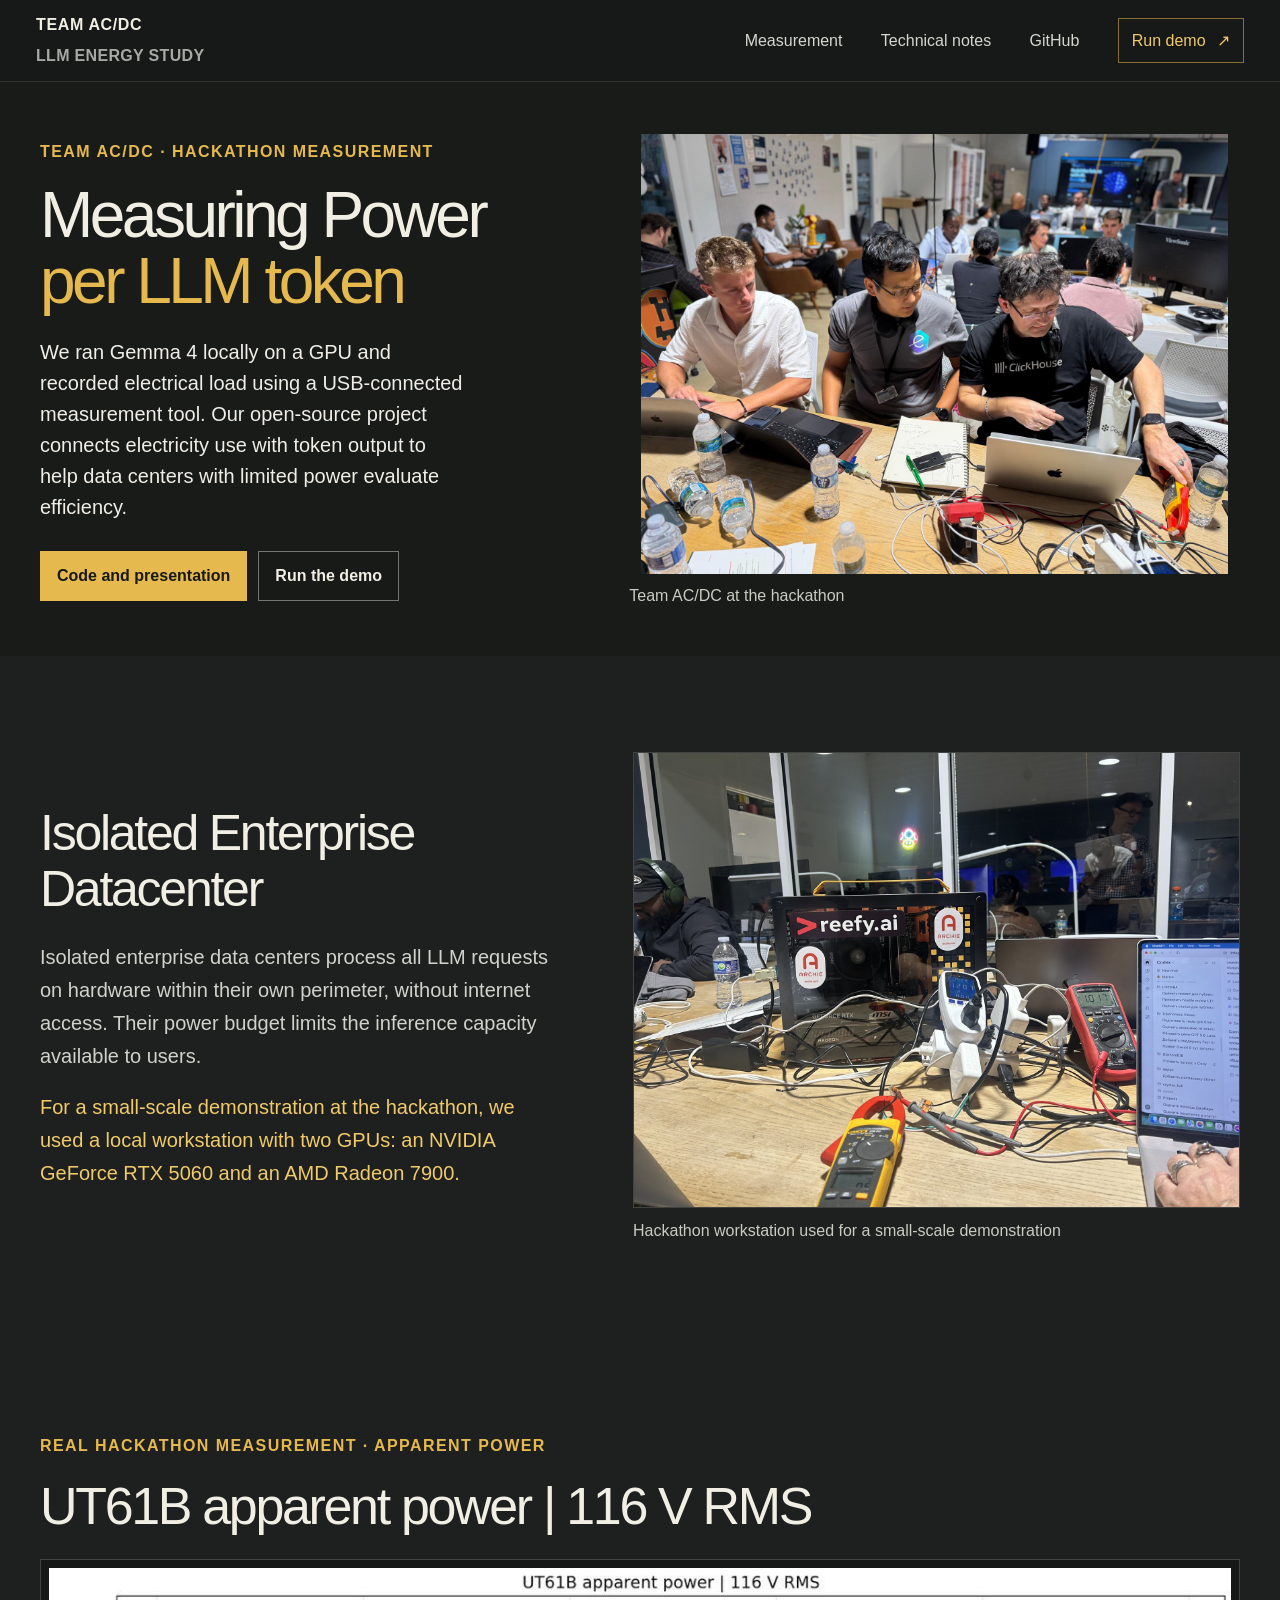
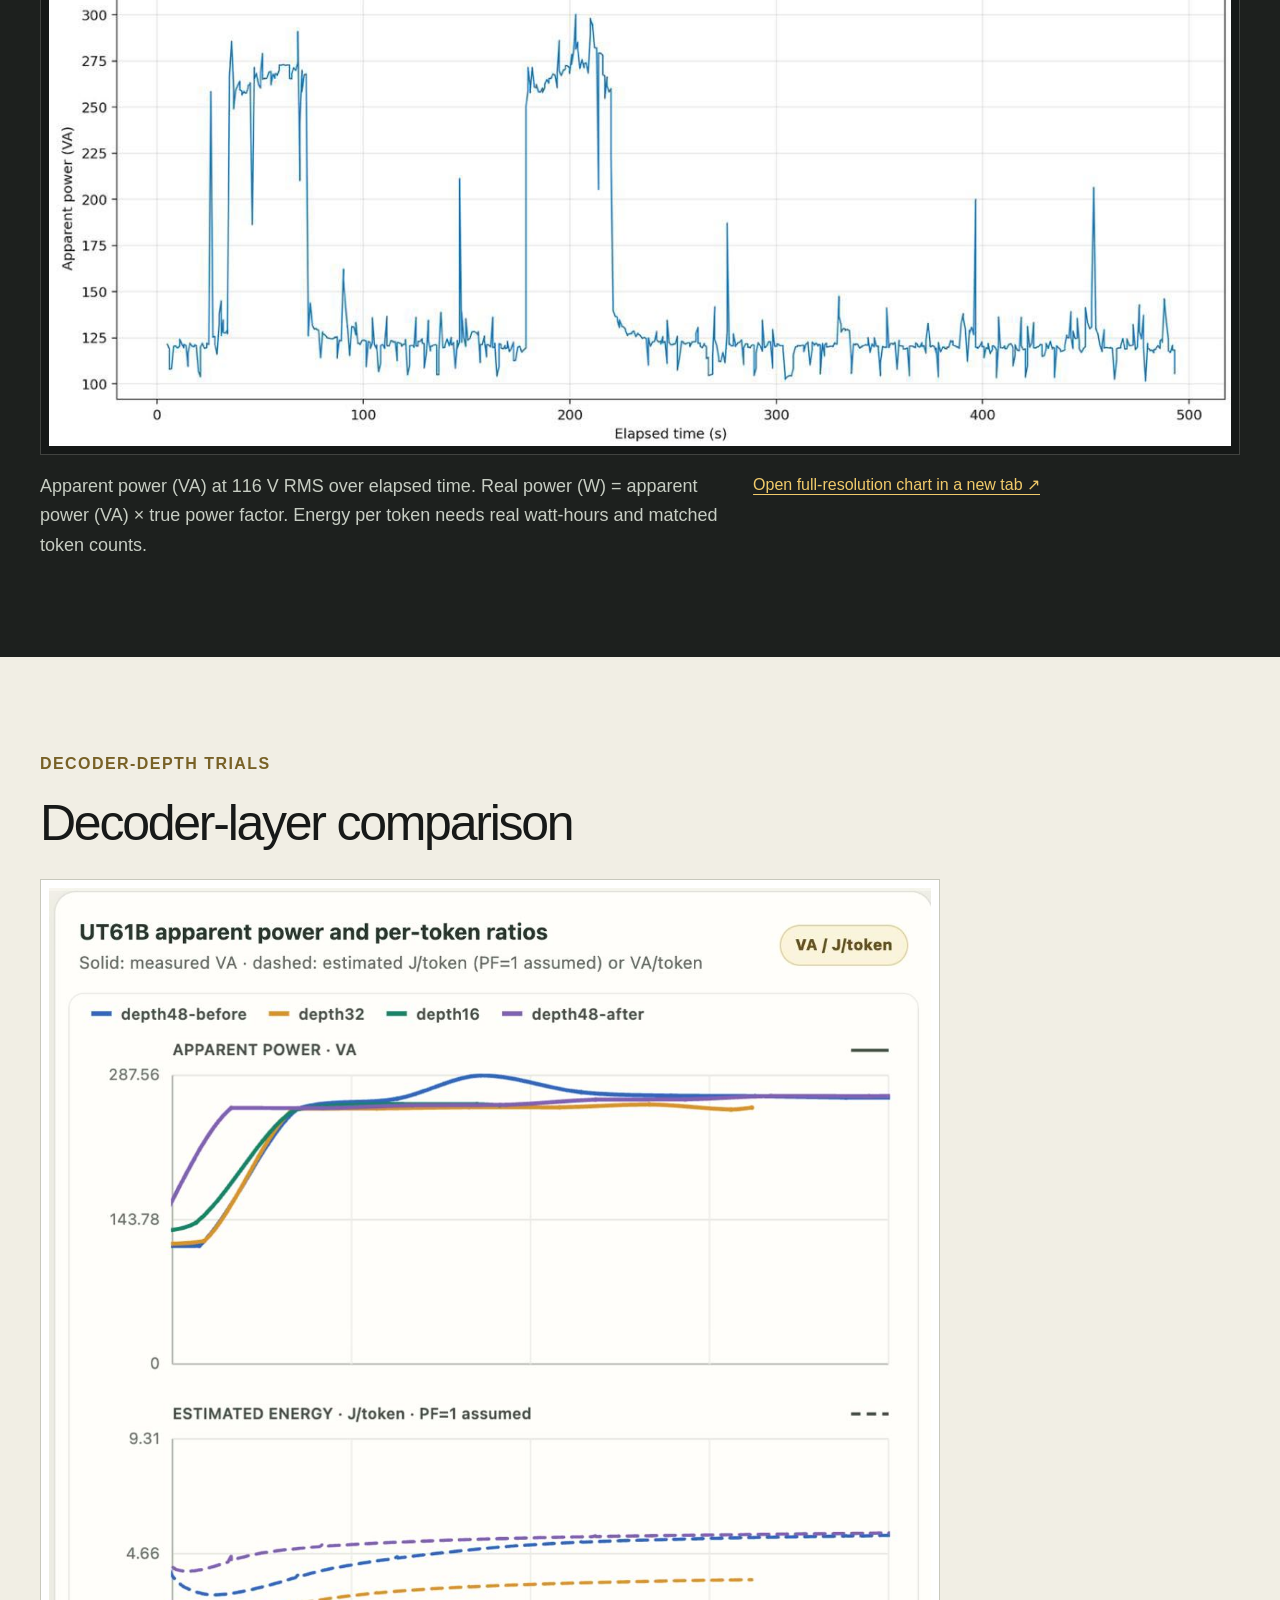
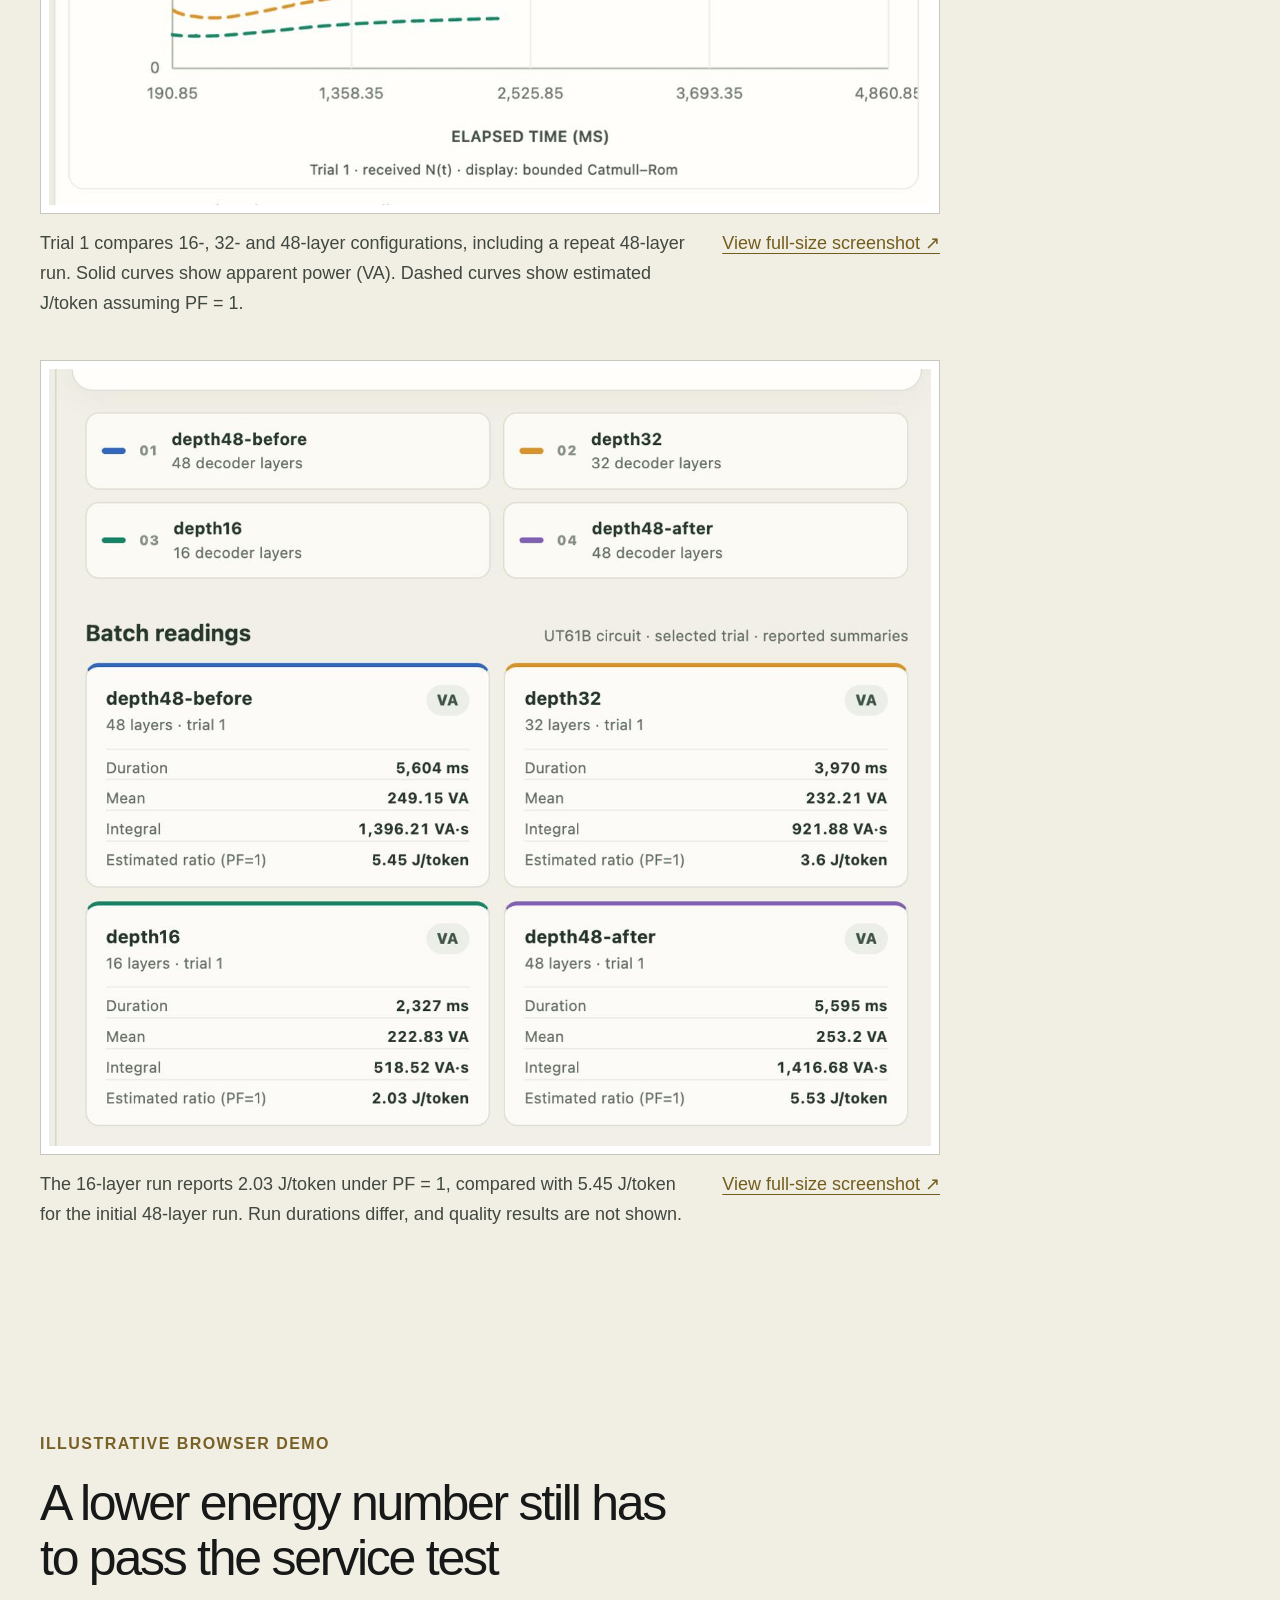
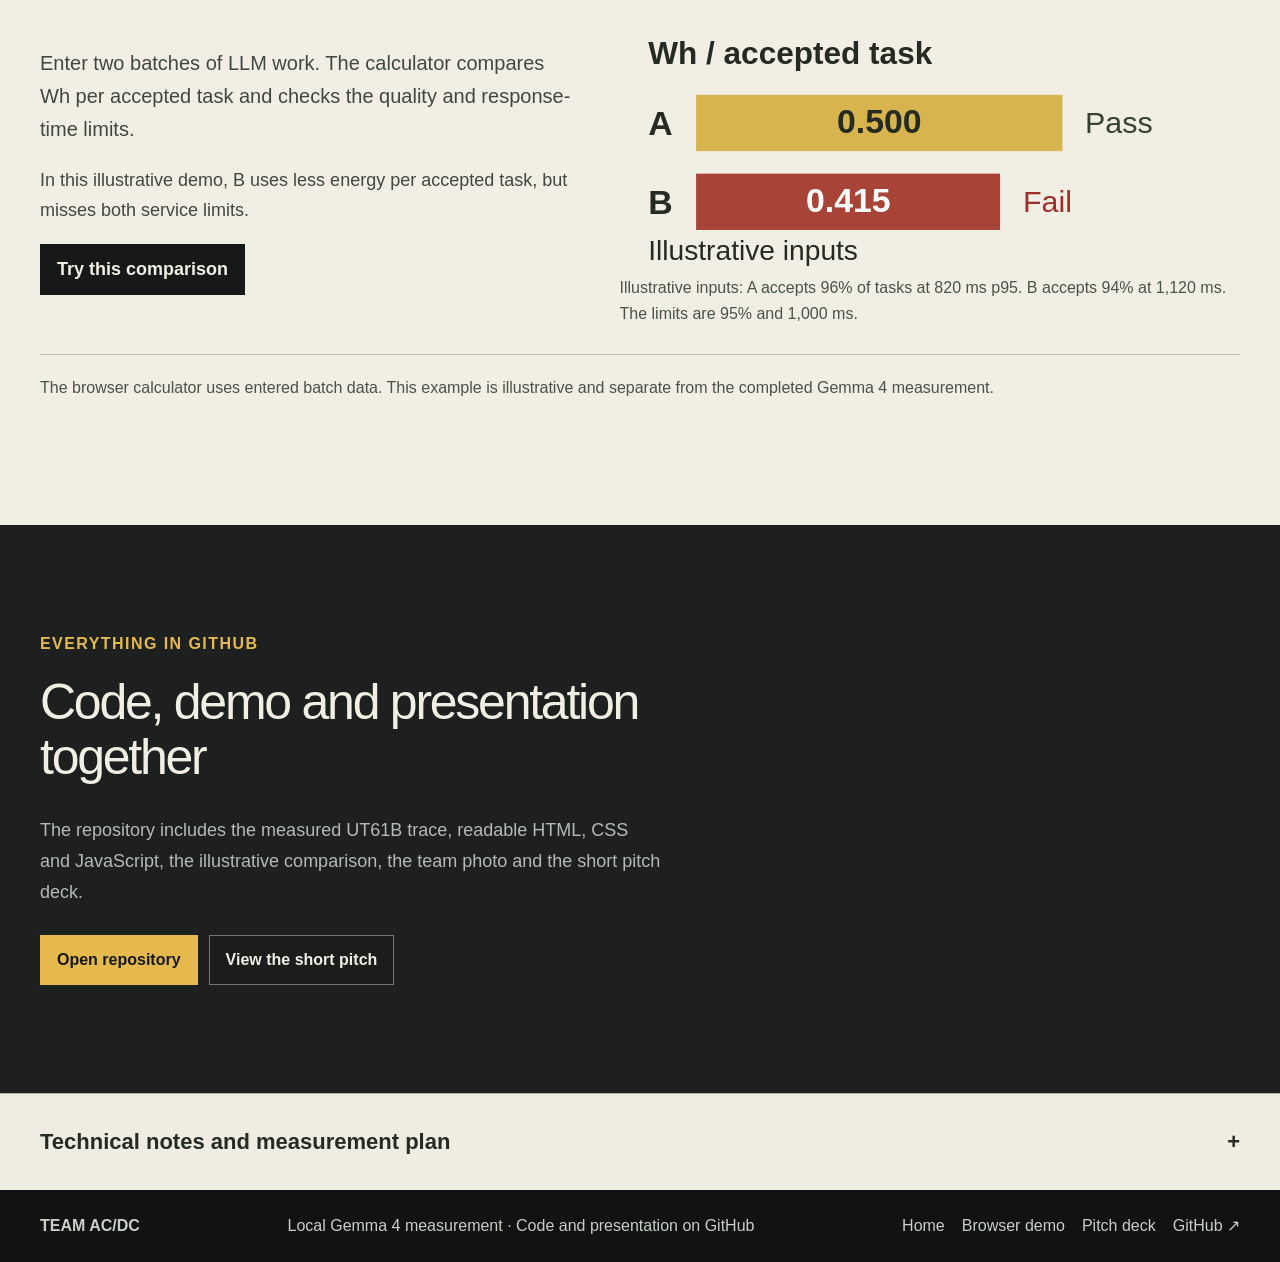
<file: index.html>
<!doctype html>
<html lang="en">
<head>
  <meta charset="utf-8">
  <meta name="viewport" content="width=device-width, initial-scale=1">
  <meta name="theme-color" content="#171918">
  <meta name="description" content="Team AC/DC recorded electrical load during local Gemma 4 inference. Explore the UT61B apparent-power trace and LLM batch comparison.">
  <title>AC/DC · Measuring Power per LLM token</title>
  <style>
:root {
  color-scheme: dark;
  --ink: #171918;
  --ink-2: #202321;
  --cream: #f1eee4;
  --paper: #e7e3d8;
  --amber: #e6b94e;
  --amber-light: #f1ca6a;
  --muted: #a5aaa4;
  --line: rgba(241, 238, 228, .18);
  --dark-line: rgba(23, 25, 24, .18);
  --body: "Avenir Next", Avenir, "Segoe UI", sans-serif;
  --display: "Avenir Next", Avenir, "Segoe UI", sans-serif;
}
* { box-sizing: border-box; }
html { scroll-behavior: smooth; scroll-padding-top: 82px; }
body { margin: 0; background: var(--ink); color: var(--cream); font: 16px/1.62 var(--body); -webkit-font-smoothing: antialiased; }
a { color: inherit; }
button, input, select { font: inherit; }
button, a { -webkit-tap-highlight-color: transparent; }
::selection { color: var(--ink); background: var(--amber); }
.wrap { width: min(1200px, calc(100% - 72px)); margin-inline: auto; }
.skip-link { position: fixed; z-index: 100; top: 8px; left: 8px; padding: 10px 14px; transform: translateY(-150%); color: var(--ink); background: var(--amber); }
.skip-link:focus { transform: none; }
.site-header { height: 78px; padding: 0 max(36px, calc((100vw - 1320px) / 2)); position: relative; z-index: 5; display: flex; align-items: center; justify-content: space-between; border-bottom: 1px solid rgba(241, 238, 228, .12); background: var(--ink); }
.wordmark { display: inline-flex; gap: 12px; align-items: center; text-decoration: none; font-weight: 750; font-size: 11px; letter-spacing: .12em; line-height: 1.18; }
.wordmark small { display: block; margin-top: 5px; color: var(--muted); font-size: 8px; font-weight: 600; letter-spacing: .18em; }
.wordmark-mark { width: 34px; height: 34px; display: grid; place-items: center; border: 1px solid rgba(230, 185, 78, .6); color: var(--amber); font: 700 15px/1 var(--display); }
.wordmark-mark span { color: var(--cream); }
.main-nav { display: flex; align-items: center; gap: clamp(19px, 3vw, 43px); }
.main-nav a { color: #d4d6d0; text-decoration: none; font-size: 12px; transition: color .18s ease; }
.main-nav a:hover, .main-nav a:focus-visible { color: var(--amber-light); }
.main-nav .nav-cta { padding: 9px 13px; border: 1px solid rgba(230, 185, 78, .55); color: var(--amber-light); }
.main-nav .nav-cta span { padding-left: 7px; }
.hero { min-height: 690px; height: min(800px, calc(100svh - 78px)); position: relative; overflow: hidden; display: flex; align-items: center; background: #111412; }
.hero-image, .hero-shade { position: absolute; inset: 0; }
.hero-image { background: none center 48% / cover no-repeat; opacity: .74; }
.hero-shade { background: linear-gradient(90deg, rgba(16, 19, 17, .98) 0%, rgba(16, 19, 17, .9) 36%, rgba(16, 19, 17, .48) 63%, rgba(16, 19, 17, .1) 100%), linear-gradient(0deg, rgba(16, 19, 17, .64), transparent 24%, transparent 80%, rgba(16, 19, 17, .34)); }
.hero-content { position: relative; z-index: 1; padding-block: 80px; }
.eyebrow { margin: 0 0 20px; color: var(--amber); font-size: 10px; font-weight: 700; letter-spacing: .19em; line-height: 1.4; text-transform: uppercase; }
.eyebrow-dark { color: #786126; }
.status-dot { width: 7px; height: 7px; display: inline-block; margin: 0 9px 1px 0; border-radius: 50%; background: var(--amber); box-shadow: 0 0 16px rgba(230, 185, 78, .55); }
h1, h2, h3, p { margin-top: 0; }
h1, h2, h3 { font-family: var(--display); font-weight: 500; }
h1 { max-width: 920px; margin-bottom: 24px; font-size: clamp(52px, 7.6vw, 104px); letter-spacing: -.075em; line-height: .96; }
h1 em, h2 em { color: var(--amber); font-style: normal; }
.hero-deck { max-width: 650px; margin-bottom: 10px; color: #f0eee7; font-size: clamp(18px, 2vw, 23px); line-height: 1.42; }
.hero-support { max-width: 590px; margin-bottom: 28px; color: #bdc1bb; font-size: 14px; }
.hero-actions { display: flex; flex-wrap: wrap; gap: 11px; margin-top: 28px; }
.button { min-height: 45px; display: inline-flex; align-items: center; justify-content: center; gap: 14px; padding: 10px 16px; border: 1px solid transparent; font-size: 11px; font-weight: 700; letter-spacing: .02em; text-decoration: none; transition: background .18s ease, color .18s ease, border-color .18s ease, transform .18s ease; }
.button:hover { transform: translateY(-2px); }
.button-amber { color: var(--ink); background: var(--amber); }
.button-amber:hover { background: var(--amber-light); }
.button-outline { color: var(--cream); border-color: rgba(241, 238, 228, .43); background: rgba(23, 25, 24, .3); }
.button-outline:hover { border-color: var(--cream); background: rgba(23, 25, 24, .72); }
.hero-note { display: flex; align-items: center; gap: 10px; margin: 34px 0 0; color: #b3b6ae; font-size: 10px; letter-spacing: .07em; }
.rule { width: 23px; height: 1px; background: var(--amber); }
.hero-index { position: absolute; right: max(36px, calc((100vw - 1320px) / 2)); bottom: 31px; color: #c5c9c0; font: 9px/1.4 var(--body); letter-spacing: .15em; }
.hero-index span { color: var(--amber); }
.signal-bar { min-height: 78px; display: grid; grid-template-columns: repeat(4, 1fr); padding: 0 max(36px, calc((100vw - 1200px) / 2)); border-bottom: 1px solid var(--line); background: #1b1e1c; }
.signal-bar > div { display: flex; align-items: center; gap: 13px; padding: 16px 15px; border-right: 1px solid var(--line); color: #dcddd6; font-size: 11px; }
.signal-bar > div:first-child { padding-left: 0; }
.signal-bar > div:last-child { border-right: 0; }
.signal-num { color: var(--amber); font: 12px/1 var(--display); }
.section { padding: 108px 0; }
.section-cream { color: var(--ink); background: var(--cream); }
.section-charcoal { background: #1d201e; }
.section-grid { color: var(--ink); background-color: var(--paper); background-image: linear-gradient(rgba(36, 40, 36, .035) 1px, transparent 1px), linear-gradient(90deg, rgba(36, 40, 36, .035) 1px, transparent 1px); background-size: 38px 38px; }
.section-topline { display: flex; align-items: center; justify-content: space-between; padding-bottom: 14px; border-bottom: 1px solid currentColor; border-color: var(--dark-line); color: #73776e; font-size: 9px; font-weight: 700; letter-spacing: .17em; }
.section-charcoal .section-topline { border-color: var(--line); color: #a8aca5; }
.case-grid { display: grid; grid-template-columns: 1.05fr .78fr; gap: 10vw; padding: 72px 0 60px; }
.case-grid h2, .section-heading-row h2, .pilot-intro h2, .economics-grid h2, .context-grid h2, .instrument-grid h2, .close-grid h2 { margin-bottom: 0; font-size: clamp(38px, 5.1vw, 68px); letter-spacing: -.065em; line-height: 1.04; }
.case-copy { padding-top: 2px; }
.large-copy { color: #363b35; font-size: 18px; line-height: 1.62; }
.case-copy > p:not(.large-copy) { color: #666b62; font-size: 14px; line-height: 1.75; }
.text-link { display: inline-block; margin-top: 17px; padding-bottom: 5px; border-bottom: 1px solid #a58942; color: #514522; font-size: 11px; font-weight: 700; text-decoration: none; }
.text-link:hover { color: #161918; border-color: #161918; }
.decision-strip { display: grid; grid-template-columns: .7fr repeat(3, 1fr); border-top: 1px solid var(--dark-line); border-bottom: 1px solid var(--dark-line); }
.decision-cell { min-height: 185px; padding: 22px 23px 22px 27px; border-left: 1px solid var(--dark-line); }
.decision-cell:first-child { padding-left: 0; border-left: 0; }
.decision-label { align-self: center; color: #71766b; font-size: 14px; font-weight: 650; line-height: 1.45; }
.cell-index { display: block; margin-bottom: 26px; color: #8f7738; font-size: 9px; font-weight: 700; letter-spacing: .16em; }
.decision-cell strong { display: block; margin-bottom: 8px; font-size: 15px; font-weight: 650; }
.decision-cell p { max-width: 235px; margin: 0; color: #6b7068; font-size: 12px; line-height: 1.65; }
.section-heading-row { display: grid; grid-template-columns: 1.05fr .72fr; align-items: end; gap: 9vw; padding: 66px 0 48px; }
.section-heading-row h2 { max-width: 650px; }
.section-intro { margin-bottom: 5px; color: #b6bab4; font-size: 15px; line-height: 1.75; }
.boundary-grid { display: grid; grid-template-columns: 1fr 1fr; gap: 17px; }
.boundary-card { min-height: 366px; padding: 30px 33px; border: 1px solid rgba(241, 238, 228, .15); background: linear-gradient(145deg, rgba(255,255,255,.035), rgba(255,255,255,0)); }
.boundary-system { border-top: 2px solid var(--amber); }
.boundary-gpu { border-top: 2px solid #858c84; }
.card-kicker { display: flex; gap: 10px; align-items: center; margin-bottom: 27px; color: #b9bcb4; font-size: 9px; font-weight: 700; letter-spacing: .13em; }
.icon-ring { width: 26px; height: 26px; display: grid; place-items: center; border: 1px solid rgba(230, 185, 78, .65); border-radius: 50%; color: var(--amber); font-size: 9px; }
.boundary-gpu .icon-ring { border-color: #858c84; color: #c8cec4; }
.boundary-card h3 { margin-bottom: 12px; font-size: 26px; letter-spacing: -.045em; }
.boundary-card > p { max-width: 485px; margin-bottom: 0; color: #b4b8b2; font-size: 13px; line-height: 1.7; }
.equation { display: flex; flex-wrap: wrap; align-items: baseline; gap: 13px; margin: 25px 0 10px; padding: 15px 0; border-top: 1px solid var(--line); border-bottom: 1px solid var(--line); }
.equation > span { color: var(--amber); font: 20px/1 var(--display); }
.equation b { font: 500 20px/1 var(--display); }
.equation small { color: #9da29b; font-size: 10px; }
.equation-gpu > span { color: #d0d5cc; }
.card-foot { min-height: 40px; color: #8e948d !important; font-size: 11px !important; }
.boundary-warning { display: flex; gap: 13px; align-items: baseline; margin: 19px 0 56px; color: #c8cbc4; font-size: 12px; }
.boundary-warning > span { color: var(--amber); }
.boundary-warning p { margin: 0; }
.boundary-warning strong { color: var(--cream); }
.metric-band { display: grid; grid-template-columns: 1fr 48px 1fr 48px 1.2fr; align-items: center; padding: 34px 25px; border: 1px solid rgba(241, 238, 228, .17); background: #171918; text-align: center; }
.metric-band > div:not(.metric-operator) { display: flex; flex-direction: column; gap: 8px; }
.metric-number { font: 500 clamp(23px, 3vw, 39px)/1.1 var(--display); letter-spacing: -.05em; }
.metric-amber { color: var(--amber); }
.metric-result { color: var(--cream); }
.metric-caption { color: #989e96; font-size: 9px; letter-spacing: .12em; text-transform: uppercase; }
.metric-operator { color: #727970; font: 22px/1 var(--display); }
.metric-caveat { max-width: 800px; margin: 17px auto 0; color: #a5aaa2; font-size: 11px; line-height: 1.7; text-align: center; }
.pilot-intro { display: grid; grid-template-columns: 1fr .8fr; gap: 8vw; align-items: end; padding: 65px 0 48px; }
.pilot-intro h2 { font-size: clamp(39px, 5vw, 64px); }
.pilot-intro .large-copy { margin-bottom: 4px; font-size: 15px; }
.pilot-steps { display: grid; grid-template-columns: repeat(4, 1fr); border-top: 1px solid var(--dark-line); border-bottom: 1px solid var(--dark-line); }
.pilot-steps article { min-height: 230px; padding: 21px 23px 24px; border-left: 1px solid var(--dark-line); }
.pilot-steps article:first-child { padding-left: 0; border-left: 0; }
.step-mark { width: 31px; height: 31px; display: grid; place-items: center; margin-bottom: 28px; border: 1px solid #9d803b; color: #80692e; font: 13px/1 var(--display); }
.pilot-steps h3 { margin-bottom: 9px; font-size: 18px; letter-spacing: -.03em; }
.pilot-steps p { max-width: 235px; margin-bottom: 0; color: #656b63; font-size: 12px; line-height: 1.7; }
.fit-note { display: grid; grid-template-columns: .26fr 1fr; gap: 30px; margin-top: 31px; padding: 20px 23px; border-left: 2px solid #88713a; background: rgba(255,255,255,.35); }
.fit-label { padding-top: 3px; color: #78662f; font-size: 9px; font-weight: 700; letter-spacing: .14em; }
.fit-note p { margin: 0; color: #555b53; font-size: 12px; line-height: 1.75; }
.section-economics { padding-block: 99px; }
.economics-grid { display: grid; grid-template-columns: .8fr 1fr; gap: 10vw; padding-top: 65px; }
.economics-grid .large-copy { margin-top: 23px; font-size: 15px; }
.economics-ledger { border-top: 1px solid var(--dark-line); }
.ledger-row { padding: 20px 20px 21px; border-bottom: 1px solid var(--dark-line); }
.ledger-row > span { display: block; margin-bottom: 11px; color: #7a652c; font-size: 9px; font-weight: 700; letter-spacing: .14em; }
.ledger-row strong { display: block; max-width: 490px; font-size: 16px; font-weight: 650; line-height: 1.45; }
.ledger-row p { max-width: 510px; margin: 9px 0 0; color: #696f65; font-size: 12px; line-height: 1.7; }
.ledger-highlight { background: rgba(230, 185, 78, .12); }
.context-section { padding: 86px 0; border-top: 1px solid var(--line); border-bottom: 1px solid var(--line); background: #242825; }
.context-grid { display: grid; grid-template-columns: .75fr 1fr; gap: 11vw; }
.context-grid h2 { max-width: 480px; font-size: clamp(34px, 4vw, 52px); }
.context-copy > p { margin-bottom: 19px; color: #c3c7bf; font-size: 13px; line-height: 1.8; }
.context-source { display: flex; flex-wrap: wrap; align-items: center; gap: 16px 25px; margin-top: 27px; padding-top: 16px; border-top: 1px solid var(--line); }
.context-source span { flex-basis: 100%; color: var(--amber); font-size: 8px; font-weight: 700; letter-spacing: .14em; }
.context-source a { color: #e0e1db; font-size: 11px; text-decoration-color: rgba(230, 185, 78, .6); text-underline-offset: 4px; }
.instrument-section { padding-block: 84px; }
.instrument-grid { display: grid; grid-template-columns: .75fr 1fr; gap: 11vw; align-items: start; }
.instrument-grid h2 { font-size: clamp(36px, 4.6vw, 57px); }
.instrument-grid .section-intro { margin-top: 21px; font-size: 13px; }
.instrument-details { border-top: 1px solid var(--line); }
.instrument-details summary { display: flex; align-items: center; justify-content: space-between; gap: 15px; padding: 18px 0; color: var(--cream); cursor: pointer; font-size: 13px; font-weight: 650; list-style: none; }
.instrument-details summary::-webkit-details-marker { display: none; }
.summary-icon { color: var(--amber); font-size: 22px; font-weight: 300; transition: transform .2s ease; }
.instrument-details[open] .summary-icon { transform: rotate(45deg); }
.details-body { border-top: 1px solid var(--line); }
.instrument-row { display: grid; grid-template-columns: 145px 1fr; gap: 7px 17px; padding: 18px 0; border-bottom: 1px solid var(--line); }
.instrument-row strong { color: var(--amber-light); font-size: 12px; }
.instrument-row p { grid-column: 2; margin: 0; color: #b4b9b1; font-size: 11px; line-height: 1.7; }
.instrument-row a { grid-column: 2; justify-self: start; color: #d8d9d2; font-size: 10px; text-decoration-color: #8a7138; text-underline-offset: 4px; }
.section-last { padding-block: 94px; color: var(--ink); background: var(--amber); }
.section-last .eyebrow { color: #655321; }
.close-grid { display: grid; grid-template-columns: .9fr .8fr; gap: 10vw; align-items: center; }
.close-grid h2 { font-size: clamp(40px, 5.3vw, 67px); }
.close-grid .large-copy { max-width: 530px; margin-bottom: 24px; font-size: 15px; }
.close-actions { display: flex; flex-wrap: wrap; gap: 20px; align-items: center; }
.button-dark { color: var(--cream); background: var(--ink); }
.button-dark:hover { background: #303531; }
.section-last .text-link { margin-top: 0; border-color: rgba(23,25,24,.48); color: var(--ink); }
.site-footer { padding: 24px 0; background: #111312; }
.footer-content { display: flex; justify-content: space-between; align-items: center; gap: 20px; color: #949a93; font-size: 9px; }
.footer-brand { color: #c7cac3; font-size: 9px; font-weight: 700; letter-spacing: .1em; text-decoration: none; }
.footer-content > div { display: flex; gap: 17px; }
.footer-content a:not(.footer-brand) { color: #c3c6bf; text-decoration: none; }
.footer-content a:hover { color: var(--amber-light); }

/* Browser demo and deck pages share the same visual system. */
.subpage { min-height: 100vh; }
.subpage-hero { padding: 65px 0 48px; border-bottom: 1px solid var(--line); background: radial-gradient(ellipse at 81% 9%, rgba(230,185,78,.1), transparent 35%), #1d201e; }
.subpage-hero h1 { max-width: 880px; font-size: clamp(43px, 6vw, 75px); }
.subpage-hero .hero-deck { max-width: 740px; font-size: 16px; }
.crumb { display: inline-block; margin-bottom: 25px; color: #c0c4bc; font-size: 10px; text-decoration-color: #978044; text-underline-offset: 4px; }
.demo-main { padding: 42px 0 90px; }
.demo-label { display: flex; align-items: center; justify-content: space-between; gap: 20px; margin-bottom: 20px; color: #a8ada5; font-size: 9px; font-weight: 700; letter-spacing: .13em; text-transform: uppercase; }
.sample-pill { padding: 7px 10px; border: 1px solid rgba(230,185,78,.45); color: var(--amber-light); letter-spacing: .08em; }
.demo-panel { margin-bottom: 25px; padding: 27px; border: 1px solid var(--line); background: #202321; }
.demo-panel h2 { margin: 0 0 8px; font-size: 22px; letter-spacing: -.035em; }
.demo-panel > p { max-width: 750px; margin-bottom: 22px; color: #abb0a9; font-size: 12px; line-height: 1.7; }
.common-gates { display: grid; grid-template-columns: minmax(150px, 1fr) minmax(180px, 1fr) minmax(220px, 1.3fr); gap: 14px; padding-top: 6px; }
.field { display: flex; flex-direction: column; gap: 7px; }
.field label { color: #d6d9d2; font-size: 10px; font-weight: 650; }
.field small { min-height: 30px; color: #858c84; font-size: 9px; line-height: 1.5; }
.field input, .field select { width: 100%; min-height: 41px; padding: 9px 11px; border: 1px solid #555c54; border-radius: 0; outline: none; color: var(--cream); background: #151817; font-size: 13px; font-variant-numeric: tabular-nums; }
.field input:focus, .field select:focus { border-color: var(--amber); box-shadow: 0 0 0 2px rgba(230,185,78,.16); }
.field input[aria-invalid="true"] { border-color: #ef8b77; }
.field .suffix-wrap { position: relative; }
.suffix-wrap input { padding-right: 48px; }
.suffix { position: absolute; top: 50%; right: 12px; transform: translateY(-50%); color: #8f958d; font-size: 10px; pointer-events: none; }
.scenario-grid { display: grid; grid-template-columns: 1fr 1fr; gap: 18px; }
.scenario-card { border: 1px solid var(--line); background: #202321; }
.scenario-head { display: flex; align-items: center; justify-content: space-between; padding: 19px 22px 17px; border-bottom: 1px solid var(--line); }
.scenario-head h2 { margin: 0; font-size: 18px; }
.scenario-head span { color: var(--amber); font-size: 9px; font-weight: 700; letter-spacing: .12em; text-transform: uppercase; }
.scenario-card.candidate .scenario-head span { color: #b9c2b3; }
.scenario-fields { display: grid; grid-template-columns: 1fr 1fr; gap: 14px; padding: 20px 22px 22px; }
.scenario-fields .field small { min-height: 0; }
.form-error { display: none; margin: 17px 0 0; padding: 11px 13px; border-left: 2px solid #ef8b77; color: #ffd1c7; background: rgba(239,139,119,.09); font-size: 11px; }
.form-error.visible { display: block; }
.demo-actions { display: flex; flex-wrap: wrap; gap: 10px; align-items: center; margin-top: 17px; }
.demo-actions .button { min-height: 40px; cursor: pointer; }
.button-muted { color: #d4d8d0; border-color: #575e56; background: transparent; }
.button-muted:hover { border-color: var(--cream); background: #292d2a; }
.button-plain { min-height: 40px; padding: 7px 4px; border: 0; color: #c0c5bd; background: none; cursor: pointer; font-size: 11px; }
.button-plain:hover { color: var(--amber-light); }
.results-section { padding-top: 28px; }
.results-heading { display: flex; justify-content: space-between; align-items: baseline; gap: 15px; margin-bottom: 14px; }
.results-heading h2 { margin: 0; font-size: 21px; }
.results-heading span { color: #9da39a; font-size: 10px; }
.result-summary { margin-bottom: 15px; padding: 15px 17px; border-left: 2px solid var(--amber); color: #ece9df; background: #262a27; font-size: 13px; line-height: 1.65; }
.result-summary[data-tone="blocked"] { border-color: #e99377; }
.result-summary[data-tone="eligible"] { border-color: #9eb88b; }
.result-cards { display: grid; grid-template-columns: 1fr 1fr; gap: 18px; }
.result-card { padding: 21px; border: 1px solid var(--line); background: #1b1e1c; }
.result-card h3 { display: flex; justify-content: space-between; align-items: center; margin: 0 0 18px; font-size: 14px; }
.gate-badge { padding: 5px 8px; color: #d2d8cd; border: 1px solid #7f9075; font-size: 8px; font-weight: 700; letter-spacing: .11em; text-transform: uppercase; }
.gate-badge.fail { color: #ffd1c7; border-color: #a26757; }
.gate-badge.unknown { color: #f2d990; border-color: #887542; }
.metric-list { display: grid; grid-template-columns: 1fr auto; gap: 10px 13px; margin: 0; font-size: 11px; }
.metric-list dt { color: #9da39a; }
.metric-list dd { margin: 0; color: var(--cream); font-variant-numeric: tabular-nums; text-align: right; }
.metric-list dd.primary-metric { color: var(--amber-light); font-size: 15px; font-weight: 650; }
.metric-list dd.bad { color: #ffc0b0; }
.metric-list dd.good { color: #c3d7b5; }
.demo-caveat { max-width: 850px; margin: 17px 0 0; color: #9ea49c; font-size: 10px; line-height: 1.7; }
.ac-panel { margin-top: 47px; }
.ac-panel .common-gates { grid-template-columns: repeat(4, 1fr); }
.ac-result { display: flex; flex-wrap: wrap; gap: 12px 30px; align-items: baseline; margin-top: 20px; padding-top: 16px; border-top: 1px solid var(--line); }
.ac-result > div { display: flex; gap: 8px; align-items: baseline; }
.ac-result span { color: #a9afa7; font-size: 10px; }
.ac-result strong { color: var(--amber-light); font: 500 19px/1 var(--display); }
.ac-note { margin: 13px 0 0 !important; font-size: 10px !important; }
.data-note { margin-top: 26px; padding: 16px 18px; border: 1px solid var(--line); color: #aeb3ab; font-size: 10px; line-height: 1.7; }
.data-note strong { color: var(--cream); }

.pitch-main { padding: 30px 0 68px; }
.pitch-top { display: flex; justify-content: space-between; align-items: center; gap: 20px; margin-bottom: 17px; }
.pitch-top .demo-label { margin: 0; }
.pitch-actions { display: flex; gap: 9px; }
.pitch-actions .button { min-height: 38px; padding: 7px 11px; }
.slide-stage { position: relative; overflow: hidden; display: grid; place-items: center; min-height: 300px; padding: 20px; border: 1px solid var(--line); background: #111312; }
.slide-stage:fullscreen { min-height: 100vh; padding: 24px; border: 0; }
.slide-stage:fullscreen .slide-image { width: 100%; max-height: calc(100vh - 48px); }
.slide-image { display: block; width: min(100%, 1120px); max-height: min(68vh, 690px); object-fit: contain; box-shadow: 0 13px 54px rgba(0,0,0,.38); }
.stage-control { position: absolute; z-index: 1; top: 50%; width: 44px; height: 50px; transform: translateY(-50%); border: 1px solid rgba(241,238,228,.3); color: var(--cream); background: rgba(18,20,19,.78); cursor: pointer; font-size: 22px; }
.stage-control:hover:not(:disabled) { color: var(--ink); border-color: var(--amber); background: var(--amber); }
.stage-control:disabled { opacity: .32; cursor: not-allowed; }
.stage-prev { left: 22px; }
.stage-next { right: 22px; }
.pitch-caption { display: flex; justify-content: space-between; gap: 15px; padding: 13px 2px 0; color: #a7aca4; font-size: 10px; }
.pitch-caption strong { color: var(--cream); font-weight: 600; }
.thumbnail-row { display: flex; gap: 9px; overflow-x: auto; padding: 17px 0 10px; scrollbar-color: #73796f #202321; scrollbar-width: thin; }
.thumb { flex: 0 0 clamp(116px, 14vw, 166px); padding: 4px; border: 1px solid transparent; background: #202321; cursor: pointer; text-align: left; }
.thumb img { display: block; width: 100%; aspect-ratio: 16 / 9; object-fit: cover; opacity: .68; transition: opacity .18s ease; }
.thumb span { display: block; padding: 6px 3px 2px; color: #9ea49b; font-size: 9px; }
.thumb:hover img, .thumb[aria-current="true"] img { opacity: 1; }
.thumb[aria-current="true"] { border-color: var(--amber); }
.thumb[aria-current="true"] span { color: var(--amber-light); }
.pitch-help { margin: 12px 0 0; color: #929991; font-size: 10px; }

:focus-visible { outline: 2px solid var(--amber-light); outline-offset: 3px; }
@media (max-width: 900px) {
  .case-grid, .section-heading-row, .pilot-intro, .economics-grid, .context-grid, .instrument-grid, .close-grid { grid-template-columns: 1fr 1fr; gap: 6vw; }
  .signal-bar { padding-inline: 24px; }
  .signal-bar > div { padding-inline: 10px; font-size: 10px; }
  .decision-strip { grid-template-columns: repeat(2, 1fr); }
  .decision-cell:nth-child(3) { border-left: 0; }
  .decision-cell:first-child { padding-left: 20px; }
  .decision-label { min-height: 140px; }
  .pilot-steps { grid-template-columns: repeat(2, 1fr); }
  .pilot-steps article:nth-child(3) { border-left: 0; }
  .pilot-steps article:nth-child(n+3) { border-top: 1px solid var(--dark-line); }
}
@media (max-width: 640px) {
  html { scroll-padding-top: 68px; }
  .wrap { width: min(100% - 38px, 520px); }
  .site-header { height: 68px; padding-inline: 19px; }
  .wordmark { gap: 8px; font-size: 9px; }
  .wordmark small { font-size: 7px; }
  .wordmark-mark { width: 30px; height: 30px; }
  .main-nav { gap: 13px; }
  .main-nav > a:not(.nav-cta) { display: none; }
  .main-nav .nav-cta { padding: 8px 10px; font-size: 10px; }
  .hero { min-height: 690px; height: auto; align-items: flex-start; }
  .hero-image { background-position: 60% center; opacity: .54; }
  .hero-shade { background: linear-gradient(90deg, rgba(16,19,17,.96), rgba(16,19,17,.61)), linear-gradient(0deg, rgba(16,19,17,.7), transparent 45%); }
  .hero-content { padding-block: 67px 88px; }
  .hero h1 { font-size: clamp(47px, 13vw, 67px); }
  .hero-deck { font-size: 17px; }
  .hero-support { font-size: 12px; }
  .hero-actions { align-items: stretch; flex-direction: column; max-width: 330px; }
  .button { justify-content: space-between; }
  .hero-note { align-items: flex-start; font-size: 9px; line-height: 1.5; }
  .hero-index { right: 19px; bottom: 20px; }
  .signal-bar { grid-template-columns: 1fr 1fr; padding-inline: 19px; }
  .signal-bar > div { min-height: 54px; padding: 10px 7px; border-bottom: 1px solid var(--line); font-size: 9px; }
  .signal-bar > div:nth-child(2) { border-right: 0; }
  .signal-bar > div:nth-child(3), .signal-bar > div:nth-child(4) { border-bottom: 0; }
  .signal-bar > div:first-child { padding-left: 7px; }
  .section { padding-block: 72px; }
  .section-topline { font-size: 8px; }
  .case-grid, .section-heading-row, .pilot-intro, .economics-grid, .context-grid, .instrument-grid, .close-grid { grid-template-columns: 1fr; gap: 27px; padding-top: 48px; }
  .case-grid { padding-bottom: 42px; }
  .case-grid h2, .section-heading-row h2, .pilot-intro h2, .economics-grid h2, .context-grid h2, .instrument-grid h2, .close-grid h2 { font-size: clamp(37px, 10vw, 50px); }
  .large-copy { font-size: 16px; }
  .case-copy > p:not(.large-copy) { font-size: 13px; }
  .decision-strip { grid-template-columns: 1fr 1fr; }
  .decision-cell { min-height: 170px; padding: 16px 13px; }
  .decision-cell:first-child { padding-left: 13px; }
  .decision-label { min-height: 90px; }
  .cell-index { margin-bottom: 18px; }
  .decision-cell strong { font-size: 13px; }
  .decision-cell p { font-size: 10px; }
  .section-heading-row { padding-bottom: 33px; }
  .section-intro { font-size: 13px; }
  .boundary-grid { grid-template-columns: 1fr; gap: 12px; }
  .boundary-card { min-height: unset; padding: 23px 20px; }
  .boundary-card h3 { font-size: 23px; }
  .boundary-card > p { font-size: 12px; }
  .equation { gap: 9px; }
  .equation b { font-size: 17px; }
  .equation small { flex-basis: 100%; }
  .boundary-warning { margin: 16px 0 38px; font-size: 11px; }
  .metric-band { grid-template-columns: 1fr 25px 1fr 25px 1.2fr; padding: 22px 8px; }
  .metric-number { font-size: clamp(18px, 5vw, 26px); }
  .metric-caption { font-size: 7px; letter-spacing: .07em; }
  .metric-caveat { font-size: 10px; }
  .pilot-intro { padding-bottom: 32px; }
  .pilot-intro .large-copy { font-size: 13px; }
  .pilot-steps { grid-template-columns: 1fr 1fr; }
  .pilot-steps article { min-height: 218px; padding: 17px 12px; }
  .pilot-steps article:first-child { padding-left: 0; }
  .pilot-steps article:nth-child(3) { padding-left: 0; }
  .pilot-steps h3 { font-size: 15px; }
  .pilot-steps p { font-size: 10px; }
  .step-mark { margin-bottom: 20px; }
  .fit-note { grid-template-columns: 1fr; gap: 10px; padding: 17px; }
  .fit-note p { font-size: 11px; }
  .economics-grid { gap: 24px; }
  .economics-grid .large-copy { font-size: 13px; }
  .ledger-row { padding-inline: 14px; }
  .ledger-row strong { font-size: 14px; }
  .context-section, .instrument-section { padding-block: 66px; }
  .context-grid, .instrument-grid { gap: 24px; }
  .context-copy > p { font-size: 12px; }
  .context-source { gap: 12px 17px; }
  .context-source a { font-size: 10px; }
  .instrument-grid .section-intro { font-size: 12px; }
  .instrument-row { grid-template-columns: 1fr; gap: 7px; }
  .instrument-row p, .instrument-row a { grid-column: 1; }
  .section-last { padding-block: 66px; }
  .close-grid { gap: 22px; }
  .close-grid .large-copy { font-size: 13px; }
  .close-actions { align-items: flex-start; flex-direction: column; }
  .footer-content { align-items: flex-start; flex-direction: column; gap: 11px; }
  .footer-content > div { flex-wrap: wrap; }
  .subpage-hero { padding: 46px 0 38px; }
  .subpage-hero h1 { font-size: clamp(42px, 11vw, 60px); }
  .subpage-hero .hero-deck { font-size: 14px; }
  .demo-main { padding-top: 25px; }
  .demo-label { align-items: flex-start; flex-direction: column; gap: 8px; }
  .demo-panel { padding: 20px 16px; }
  .common-gates, .ac-panel .common-gates { grid-template-columns: 1fr 1fr; }
  .common-gates .field:last-child { grid-column: 1 / -1; }
  .scenario-grid, .result-cards { grid-template-columns: 1fr; gap: 12px; }
  .scenario-fields { gap: 12px 9px; padding: 16px 14px; }
  .field label { font-size: 9px; }
  .field input { font-size: 12px; }
  .results-heading { align-items: flex-start; flex-direction: column; gap: 4px; }
  .ac-panel { margin-top: 31px; }
  .pitch-main { padding-top: 19px; }
  .pitch-top { align-items: flex-start; flex-direction: column; }
  .pitch-actions { width: 100%; }
  .pitch-actions .button { flex: 1; }
  .slide-stage { min-height: 225px; padding: 8px; }
  .slide-image { max-height: 54vh; }
  .stage-control { width: 34px; height: 40px; }
  .stage-prev { left: 8px; }
  .stage-next { right: 8px; }
  .pitch-caption { font-size: 9px; }
  .thumb { flex-basis: 122px; }
}
@media (prefers-reduced-motion: reduce) {
  *, *::before, *::after { scroll-behavior: auto !important; transition-duration: .01ms !important; animation-duration: .01ms !important; animation-iteration-count: 1 !important; }
}

/* Larger type and roomier layouts for the published pages. */
body { font-size: 18px; line-height: 1.62; -webkit-font-smoothing: auto; }
.wordmark { font-size: 16px !important; letter-spacing: .04em; }
.wordmark small { font-size: 16px !important; letter-spacing: .02em; }
.wordmark-mark { font-size: 16px !important; }
.main-nav a, .main-nav .nav-cta { font-size: 16px !important; }
.eyebrow { font-size: 16px !important; letter-spacing: .09em; }
.hero-deck, .subpage-hero .hero-deck { font-size: clamp(20px, 2vw, 24px) !important; line-height: 1.48; }
.hero-support { font-size: 18px !important; line-height: 1.6; }
.button, .button-plain { min-height: 50px; font-size: 18px !important; letter-spacing: 0; }
.hero-note, .hero-index { font-size: 16px !important; letter-spacing: .03em; }
.signal-bar > div { font-size: 16px !important; line-height: 1.4; }
.signal-num { font-size: 16px !important; }
.section-topline { font-size: 16px !important; letter-spacing: .08em; }
.large-copy { font-size: 20px !important; line-height: 1.65; }
.case-copy > p:not(.large-copy), .section-intro { font-size: 18px !important; line-height: 1.7; }
.text-link { font-size: 16px !important; }
.decision-strip { grid-template-columns: .72fr repeat(3, 1fr); }
.decision-cell { min-height: 0; padding-block: 26px; }
.decision-label { color: #51584f; font-size: 22px !important; line-height: 1.35; }
.cell-index { margin-bottom: 17px; color: #725a1f; font-size: 16px !important; letter-spacing: .08em; }
.decision-cell strong { margin-bottom: 10px; font-size: 22px !important; line-height: 1.3; }
.decision-cell p { max-width: 32ch; color: #4e554d; font-size: 20px !important; line-height: 1.55; }
.card-kicker { font-size: 16px !important; letter-spacing: .06em; }
.icon-ring { width: 32px; height: 32px; font-size: 16px !important; }
.boundary-card h3 { font-size: 28px; }
.boundary-card > p { color: #d0d4cc; font-size: 18px !important; line-height: 1.65; }
.equation > span, .equation b { font-size: 22px !important; }
.equation small { color: #c4c9c1; font-size: 16px !important; }
.card-foot { min-height: 0; color: #c3c8c0 !important; font-size: 18px !important; }
.boundary-warning { color: #d7dbd4; font-size: 18px !important; line-height: 1.6; }
.metric-caption { color: #c4c9c1; font-size: 16px !important; letter-spacing: .04em; }
.metric-caveat { color: #c5cac2; font-size: 18px !important; line-height: 1.65; }
.pilot-intro .large-copy, .economics-grid .large-copy, .close-grid .large-copy { font-size: 20px !important; }
.pilot-steps h3 { font-size: 22px !important; }
.pilot-steps p { max-width: 34ch; color: #4d554c; font-size: 18px !important; line-height: 1.62; }
.step-mark { width: 36px; height: 36px; font-size: 16px !important; }
.fit-label { color: #62501f; font-size: 16px !important; letter-spacing: .07em; }
.fit-note p { color: #414840; font-size: 18px !important; line-height: 1.65; }
.ledger-row > span { color: #634f1c; font-size: 16px !important; letter-spacing: .07em; }
.ledger-row strong { font-size: 20px !important; }
.ledger-row p { color: #4d554c; font-size: 18px !important; line-height: 1.65; }
.context-copy > p { color: #d6dad3; font-size: 18px !important; line-height: 1.7; }
.context-source span, .context-source a { font-size: 16px !important; letter-spacing: .05em; }
.instrument-grid .section-intro { font-size: 18px !important; }
.instrument-details summary { font-size: 18px !important; }
.summary-icon { font-size: 24px !important; }
.instrument-row strong, .instrument-row a { font-size: 16px !important; }
.instrument-row p { color: #d0d5cd; font-size: 18px !important; line-height: 1.65; }
.footer-content, .footer-brand, .footer-content a:not(.footer-brand) { color: #c9cec6; font-size: 16px !important; letter-spacing: 0; }
.footer-content { flex-wrap: wrap; line-height: 1.5; }
.crumb { font-size: 16px !important; }
.demo-label, .sample-pill { color: #c7ccc4; font-size: 16px !important; letter-spacing: .05em; line-height: 1.5; }
.demo-panel h2 { font-size: 24px; line-height: 1.25; }
.demo-panel > p { color: #d0d5cd; font-size: 18px !important; line-height: 1.65; }
.field label { color: #e1e4dd; font-size: 16px !important; line-height: 1.4; }
.field small { min-height: 0; color: #b9c1b7; font-size: 16px !important; line-height: 1.45; }
.field input, .field select { min-height: 50px; font-size: 18px !important; }
.suffix { color: #c0c7bd; font-size: 16px !important; }
.scenario-head { flex-wrap: wrap; gap: 10px; }
.scenario-head h2 { font-size: 22px; }
.scenario-head span { color: var(--amber-light); font-size: 16px !important; letter-spacing: .05em; }
.form-error { font-size: 16px !important; line-height: 1.5; }
.demo-actions .button { min-height: 50px; }
.results-heading h2 { font-size: 25px; }
.results-heading span { color: #c3c9c0; font-size: 16px !important; }
.result-summary { font-size: 18px !important; line-height: 1.6; }
.result-card h3 { gap: 12px; font-size: 20px !important; line-height: 1.3; }
.gate-badge { flex: 0 0 auto; font-size: 16px !important; letter-spacing: .04em; }
.metric-list { grid-template-columns: repeat(2, minmax(0, 1fr)); font-size: 16px !important; line-height: 1.45; }
.metric-list dt { color: #c0c6bd; }
.metric-list dd { overflow-wrap: anywhere; }
.metric-list dt:last-of-type, .metric-list dd:last-of-type { grid-column: 1 / -1; text-align: left; }
.metric-list dd.primary-metric { font-size: 18px !important; }
.demo-caveat, .ac-note, .data-note { color: #c0c6bd; font-size: 18px !important; line-height: 1.6; }
.ac-result span { color: #c6ccc3; font-size: 16px !important; }
.ac-result strong { font-size: 22px !important; }
.pitch-top { flex-wrap: wrap; }
.pitch-top .demo-label { flex-wrap: wrap; }
.pitch-actions .button { min-height: 50px; }
.stage-control { width: 52px; height: 58px; font-size: 28px !important; }
.pitch-caption, .thumb span, .pitch-help { color: #c0c6bd; font-size: 16px !important; line-height: 1.5; }
.thumb { flex-basis: clamp(140px, 16vw, 190px); }

@media (max-width: 900px) {
  .main-nav > a:not(.nav-cta) { display: none; }
  .decision-strip { grid-template-columns: repeat(2, minmax(0, 1fr)); }
  .decision-label { grid-column: 1 / -1; min-height: 0; padding: 22px 0; border-left: 0; }
  .decision-cell { min-height: 0; padding: 24px 20px; }
  .decision-cell:first-child { padding-left: 20px; }
  .decision-cell:nth-child(3) { border-left: 1px solid var(--dark-line); }
  .decision-cell:nth-child(4) { grid-column: 1 / -1; border-left: 0; }
  .decision-cell p { max-width: 42ch; }
  .pitch-top { align-items: flex-start; flex-direction: column; }
  .pitch-actions { width: 100%; }
  .pitch-actions .button { flex: 1 1 auto; }
}

@media (max-width: 640px) {
  .site-header { height: auto; min-height: 68px; padding-block: 10px; }
  .wordmark { gap: 8px; line-height: 1.25; }
  .wordmark small { margin-top: 2px; }
  .main-nav { gap: 8px; }
  .main-nav .nav-cta { padding: 8px 10px; }
  .hero { min-height: 690px; }
  .hero h1 { font-size: clamp(47px, 13vw, 67px); }
  .hero-deck { font-size: 20px !important; }
  .hero-actions { max-width: 360px; }
  .hero-note { max-width: 34ch; }
  .signal-bar > div { min-height: 0; padding: 13px 8px; font-size: 16px !important; }
  .section-topline { gap: 14px; font-size: 16px !important; }
  .case-grid, .section-heading-row, .pilot-intro, .economics-grid, .context-grid, .instrument-grid, .close-grid { grid-template-columns: minmax(0, 1fr); }
  .case-copy > p:not(.large-copy), .section-intro { font-size: 18px !important; }
  .decision-strip { grid-template-columns: minmax(0, 1fr); }
  .decision-label { grid-column: auto; padding: 20px 18px; border-top: 0; }
  .decision-cell, .decision-cell:first-child { grid-column: auto; min-height: 0; padding: 23px 18px; border-left: 0; border-top: 1px solid var(--dark-line); }
  .decision-cell:first-child { border-top: 0; }
  .decision-cell strong { font-size: 22px !important; }
  .decision-cell p { max-width: 42ch; font-size: 20px !important; }
  .boundary-card { min-height: 0; }
  .boundary-card > p { font-size: 18px !important; }
  .equation { align-items: center; }
  .equation small { flex-basis: 100%; }
  .boundary-warning { align-items: flex-start; font-size: 18px !important; }
  .metric-band { grid-template-columns: minmax(0, 1fr) 24px minmax(0, 1fr); row-gap: 20px; padding: 22px 10px; }
  .metric-number { font-size: clamp(20px, 5.2vw, 26px) !important; }
  .metric-caption { font-size: 16px !important; letter-spacing: 0; }
  .metric-band > .metric-operator:nth-child(4) { grid-column: 1 / -1; }
  .metric-band > div:last-child { grid-column: 1 / -1; }
  .metric-caveat { font-size: 18px !important; }
  .pilot-intro .large-copy, .economics-grid .large-copy, .close-grid .large-copy { font-size: 20px !important; }
  .pilot-steps { grid-template-columns: minmax(0, 1fr); }
  .pilot-steps article, .pilot-steps article:nth-child(3) { min-height: 0; padding: 20px 0; border-left: 0; border-top: 1px solid var(--dark-line); }
  .pilot-steps article:first-child { border-top: 0; }
  .pilot-steps h3 { font-size: 22px !important; }
  .pilot-steps p, .fit-note p, .ledger-row p, .context-copy > p, .instrument-row p { font-size: 18px !important; }
  .fit-note { grid-template-columns: minmax(0, 1fr); }
  .fit-label, .ledger-row > span, .context-source span { font-size: 16px !important; }
  .ledger-row strong { font-size: 20px !important; }
  .context-source a, .instrument-row a { font-size: 16px !important; overflow-wrap: anywhere; }
  .instrument-grid .section-intro { font-size: 18px !important; }
  .instrument-row { grid-template-columns: minmax(0, 1fr); }
  .instrument-row p, .instrument-row a { grid-column: 1; }
  .footer-content { align-items: flex-start; flex-direction: column; gap: 12px; }
  .footer-content > div { flex-wrap: wrap; }
  .subpage-hero .hero-deck { font-size: 20px !important; }
  .demo-main { padding-top: 25px; }
  .demo-label { align-items: flex-start; flex-direction: column; gap: 8px; }
  .demo-panel { padding: 20px 16px; }
  .common-gates, .ac-panel .common-gates { grid-template-columns: minmax(0, 1fr); }
  .common-gates .field:last-child { grid-column: auto; }
  .scenario-grid, .result-cards { grid-template-columns: minmax(0, 1fr); gap: 12px; }
  .scenario-fields { grid-template-columns: minmax(0, 1fr); gap: 14px; padding: 18px 14px; }
  .field label, .field small { font-size: 16px !important; }
  .field input, .field select { font-size: 18px !important; }
  .results-heading { align-items: flex-start; flex-direction: column; gap: 6px; }
  .metric-list { grid-template-columns: repeat(2, minmax(0, 1fr)); }
  .pitch-main { padding-top: 19px; }
  .pitch-top { align-items: flex-start; flex-direction: column; }
  .pitch-actions { width: 100%; flex-wrap: wrap; }
  .pitch-actions .button { flex: 1 1 145px; }
  .slide-stage { min-height: 225px; padding: 8px; }
  .slide-image { max-height: 54vh; }
  .stage-control { width: 48px; height: 54px; }
  .stage-prev { left: 8px; }
  .stage-next { right: 8px; }
  .pitch-caption { align-items: flex-start; flex-direction: column; gap: 7px; }
  .thumb { flex-basis: 150px; }
}


/* Hackathon opening: the team and the built prototype. */
.hackathon-hero{padding:52px 0 48px;background:#181b18}.hackathon-hero-grid{display:grid;grid-template-columns:1fr 1.12fr;gap:44px;align-items:center}.hackathon-hero h1{font-size:clamp(42px,5vw,70px);letter-spacing:-.055em;line-height:1.03;margin-bottom:22px}.hackathon-hero .hero-deck{font-size:20px!important;line-height:1.55;max-width:38ch}.hackathon-photo,.prototype-figure{margin:0;min-width:0}.hackathon-photo img{display:block;width:100%;height:auto;max-height:440px;object-fit:contain}.hackathon-photo figcaption{font-size:16px;color:#c7cdc3;margin-top:10px;line-height:1.5}.prototype-section h2,.code-section h2{font-size:clamp(32px,4vw,50px);letter-spacing:-.045em;max-width:23ch;line-height:1.1;margin:0 0 30px}.prototype-grid{display:grid;grid-template-columns:1fr 1.15fr;gap:40px;align-items:center}.prototype-grid p{font-size:18px;line-height:1.65;color:#41483f}.prototype-grid .large-copy{font-size:20px!important}.prototype-figure img{display:block;width:100%;height:auto}.prototype-figure figcaption,.prototype-status{font-size:16px;line-height:1.6;color:#4b5347}.prototype-status{margin-top:28px;padding-top:20px;border-top:1px solid #bec3b6}.code-section .section-intro{max-width:62ch}.technical-notes{background:#efede2;color:#262b23;border-top:1px solid #aab0a2}.technical-notes>summary{padding:30px 0;font-size:22px;font-weight:650;cursor:pointer;display:flex;justify-content:space-between;gap:20px;list-style:none}.technical-content{border-top:1px solid #aab0a2}.wordmark{flex-wrap:wrap;max-width:250px}.wordmark small{flex-basis:100%;margin-top:0}.site-header{height:auto;min-height:82px;padding-block:14px}.hero-actions{flex-wrap:wrap}.hero-actions .button{font-size:16px!important}.pitch-help{font-size:16px!important}
@media(max-width:900px){.hackathon-hero-grid{grid-template-columns:1fr 1fr;gap:24px}.hackathon-hero h1{font-size:44px}.hackathon-hero .hero-deck{font-size:18px!important}.prototype-grid{grid-template-columns:1fr;gap:22px}.prototype-figure{max-width:680px}.hackathon-photo figcaption{font-size:16px}}
@media(max-width:640px){.hackathon-hero{padding:28px 0 32px}.hackathon-hero-grid{grid-template-columns:1fr;gap:24px}.hackathon-hero h1{font-size:42px;margin-bottom:16px}.hackathon-hero .eyebrow{margin-bottom:12px}.hackathon-hero .hero-deck{font-size:18px!important}.hackathon-hero .hero-actions{gap:10px;margin-top:20px}.hackathon-photo{max-width:450px}.hackathon-photo img{max-height:320px}.prototype-section,.code-section{padding-block:48px}.technical-notes>summary{padding-block:24px;font-size:20px}.wordmark{max-width:210px;font-size:16px!important}.wordmark small{font-size:16px!important}.site-header{padding-inline:19px}.main-nav .nav-cta{max-width:130px}.prototype-section h2,.code-section h2{font-size:34px}}

/* The supplied trace is its own full-width section, separate from the illustrative calculator example. */
.measurement-section { padding-block: clamp(58px, 8vw, 96px); }
.measurement-section h2 { max-width: 30ch; margin: 0 0 24px; font-size: clamp(32px, 4.5vw, 52px); line-height: 1.12; letter-spacing: -.045em; }
.measurement-figure { margin: 0; }
.measurement-image-link { display: block; padding: 8px; border: 1px solid rgba(241, 238, 228, .2); background: #151817; }
.measurement-image-link img { display: block; width: 100%; height: auto; background: #f3f1e8; }
.measurement-figure figcaption { display: grid; grid-template-columns: minmax(0, 1fr) auto; gap: 16px 32px; align-items: start; max-width: 1000px; margin-top: 17px; color: #c7cdc3; font-size: 18px; line-height: 1.65; }
.trace-open-link { color: var(--amber-light); font-size: 16px; text-underline-offset: 4px; }
@media(max-width:900px) {
  .main-nav { gap: 16px; }
  .main-nav > a:not(.nav-cta) { display: none; }
}
@media(max-width:640px) {
  .measurement-section { padding-block: 48px; }
  .measurement-section h2 { font-size: 34px; }
  .measurement-image-link { padding: 4px; }
  .measurement-figure figcaption { grid-template-columns: minmax(0, 1fr); gap: 12px; font-size: 18px; }
}

/* Explain the isolated enterprise setting beside the hackathon workstation photo. */
.datacenter-section { padding-block: clamp(58px, 8vw, 96px); }
.datacenter-grid { display: grid; grid-template-columns: minmax(0, .92fr) minmax(0, 1.08fr); gap: clamp(28px, 6vw, 76px); align-items: center; }
.datacenter-copy h2 { max-width: 17ch; margin: 0 0 24px; color: var(--cream); font-size: clamp(32px, 4.2vw, 50px); line-height: 1.12; letter-spacing: -.045em; }
.datacenter-copy p { margin: 0 0 18px; color: #d0d3cc; font-size: 20px; line-height: 1.65; }
.datacenter-copy p:last-child { margin-bottom: 0; color: var(--amber-light); }
.datacenter-photo { min-width: 0; margin: 0; }
.datacenter-photo img { display: block; width: 100%; height: auto; border: 1px solid rgba(241, 238, 228, .2); background: #151817; }
.datacenter-photo figcaption { margin-top: 11px; color: #c7cdc3; font-size: 16px; line-height: 1.5; }
@media(max-width:900px) {
  .datacenter-grid { grid-template-columns: minmax(0, .95fr) minmax(0, 1.05fr); gap: 24px; }
}
@media(max-width:640px) {
  .datacenter-section { padding-block: 48px; }
  .datacenter-grid { grid-template-columns: minmax(0, 1fr); gap: 27px; }
  .datacenter-copy h2 { margin-bottom: 19px; font-size: 34px; }
  .datacenter-copy p { font-size: 20px; }
}

/* Decoder screenshots stay full-size in aspect ratio and stack for clear reading. */
.depth-comparison-section { padding-block: clamp(58px, 8vw, 96px); }
.depth-comparison-section h2 { max-width: 24ch; margin: 0 0 28px; font-size: clamp(32px, 4.2vw, 50px); line-height: 1.12; letter-spacing: -.045em; }
.depth-comparison-stack { display: grid; grid-template-columns: minmax(0, 1fr); gap: 42px; }
.depth-comparison-figure { width: min(100%, 900px); margin: 0; }
.depth-image-link { display: block; padding: 8px; border: 1px solid #c8c8bc; background: #fff; }
.depth-image-link img { display: block; width: 100%; height: auto; }
.depth-comparison-figure figcaption { display: flex; justify-content: space-between; align-items: flex-start; gap: 18px 30px; margin-top: 15px; color: #41483f; font-size: 18px; line-height: 1.65; }
.depth-comparison-figure figcaption a { flex: 0 0 auto; color: #735d1d; font-size: 18px; text-underline-offset: 4px; }
@media(max-width:640px) {
  .depth-comparison-section { padding-block: 48px; }
  .depth-comparison-section h2 { margin-bottom: 23px; font-size: 34px; }
  .depth-comparison-stack { gap: 34px; }
  .depth-image-link { padding: 4px; }
  .depth-comparison-figure figcaption { flex-direction: column; gap: 10px; font-size: 18px; }
  .depth-comparison-figure figcaption a { font-size: 18px; }
}

    .page-view[hidden] { display: none !important; }
  </style>
</head>
<body class="subpage">
  <a class="skip-link" href="#content">Skip to content</a>
  <header class="site-header">
    <a class="wordmark" href="#top" aria-label="Team AC/DC home">TEAM AC/DC <small>LLM ENERGY STUDY</small></a>
    <nav class="main-nav" id="mainNav" aria-label="Main navigation">
      <a href="#trace">Measurement</a>
      <a href="#method">Technical notes</a>
      <a href="https://github.com/maxchamp2005-sudo/llm-energy-efficiency">GitHub</a>
      <a class="nav-cta" href="#demo">Run demo <span aria-hidden="true">↗</span></a>
    </nav>
  </header>

  <main id="content" tabindex="-1">
    <div class="page-view" id="view-home" data-view="home">
<section class="hackathon-hero" id="top"><div class="wrap hackathon-hero-grid"><div class="hackathon-copy"><p class="eyebrow">Team AC/DC · Hackathon measurement</p><h1>Measuring Power<br><em>per LLM token</em></h1><p class="hero-deck">We ran Gemma 4 locally on a GPU and recorded electrical load using a USB-connected measurement tool. Our open-source project connects electricity use with token output to help data centers with limited power evaluate efficiency.</p><div class="hero-actions"><a class="button button-amber" href="https://github.com/maxchamp2005-sudo/llm-energy-efficiency">Code and presentation</a><a class="button button-outline" href="#demo">Run the demo</a></div></div><figure class="hackathon-photo"><img src="docs/hackathon-team.jpg" alt="People building at a hackathon table, with laptops and electrical measurement equipment"><figcaption>Team AC/DC at the hackathon</figcaption></figure></div></section>
<section class="section section-charcoal datacenter-section" id="datacenter"><div class="wrap datacenter-grid"><div class="datacenter-copy"><h2>Isolated Enterprise Datacenter</h2><p>Isolated enterprise data centers process all LLM requests on hardware within their own perimeter, without internet access. Their power budget limits the inference capacity available to users.</p><p>For a small-scale demonstration at the hackathon, we used a local workstation with two GPUs: an NVIDIA GeForce RTX 5060 and an AMD Radeon 7900.</p></div><figure class="datacenter-photo"><img src="docs/isolated-datacenter-workstation.jpg" alt="Dual-GPU workstation with electrical measurement equipment beside the computer"><figcaption>Hackathon workstation used for a small-scale demonstration</figcaption></figure></div></section>
<section class="section section-charcoal measurement-section" id="trace"><div class="wrap"><p class="eyebrow">Real hackathon measurement · Apparent power</p><h2>UT61B apparent power | 116 V RMS</h2><figure class="measurement-figure"><a class="measurement-image-link" href="docs/ut61b-apparent-power.jpg" target="_blank" rel="noopener" aria-label="Open the full-resolution UT61B apparent power chart in a new tab"><img src="docs/ut61b-apparent-power.jpg" alt="Measured UT61B chart showing apparent power in volt-amperes (VA) over elapsed seconds at 116 volts RMS"></a><figcaption><span>Apparent power (VA) at 116 V RMS over elapsed time. Real power (W) = apparent power (VA) × true power factor. Energy per token needs real watt-hours and matched token counts.</span><a class="trace-open-link" href="docs/ut61b-apparent-power.jpg" target="_blank" rel="noopener">Open full-resolution chart in a new tab ↗</a></figcaption></figure></div></section>
<section class="section section-cream depth-comparison-section" id="depth-comparison"><div class="wrap"><p class="eyebrow eyebrow-dark">Decoder-depth trials</p><h2>Decoder-layer comparison</h2><div class="depth-comparison-stack"><figure class="depth-comparison-figure"><a class="depth-image-link" href="docs/decoder-depth-traces.jpg" target="_blank" rel="noopener" aria-label="Open the full-resolution decoder-depth traces screenshot in a new tab"><img src="docs/decoder-depth-traces.jpg" alt="Decoder-depth trial 1 screenshot comparing 16-, 32- and 48-layer configurations"></a><figcaption><span>Trial 1 compares 16-, 32- and 48-layer configurations, including a repeat 48-layer run. Solid curves show apparent power (VA). Dashed curves show estimated J/token assuming PF = 1.</span><a href="docs/decoder-depth-traces.jpg" target="_blank" rel="noopener">View full-size screenshot ↗</a></figcaption></figure><figure class="depth-comparison-figure"><a class="depth-image-link" href="docs/decoder-depth-batch-readings.jpg" target="_blank" rel="noopener" aria-label="Open the full-resolution decoder-depth batch readings screenshot in a new tab"><img src="docs/decoder-depth-batch-readings.jpg" alt="Decoder-depth batch readings screenshot for 16-, 32- and 48-layer trials"></a><figcaption><span>The 16-layer run reports 2.03 J/token under PF = 1, compared with 5.45 J/token for the initial 48-layer run. Run durations differ, and quality results are not shown.</span><a href="docs/decoder-depth-batch-readings.jpg" target="_blank" rel="noopener">View full-size screenshot ↗</a></figcaption></figure></div></div></section>
<section class="section section-cream prototype-section" id="case"><div class="wrap"><p class="eyebrow eyebrow-dark">Illustrative browser demo</p><h2>A lower energy number still has to pass the service test</h2><div class="prototype-grid"><div><p class="large-copy">Enter two batches of LLM work. The calculator compares Wh per accepted task and checks the quality and response-time limits.</p><p>In this illustrative demo, B uses less energy per accepted task, but misses both service limits.</p><a class="button button-dark" href="#demo">Try this comparison</a></div><figure class="prototype-figure"><img src="docs/prototype-comparison.svg" alt="Illustrative demo: A uses 0.500 Wh per accepted task and passes; B uses 0.415 Wh per accepted task and fails service limits"><figcaption>Illustrative inputs: A accepts 96% of tasks at 820 ms p95. B accepts 94% at 1,120 ms. The limits are 95% and 1,000 ms.</figcaption></figure></div><p class="prototype-status">The browser calculator uses entered batch data. This example is illustrative and separate from the completed Gemma 4 measurement.</p></div></section>
<section class="section section-charcoal code-section"><div class="wrap"><p class="eyebrow">Everything in GitHub</p><h2>Code, demo and presentation together</h2><p class="section-intro">The repository includes the measured UT61B trace, readable HTML, CSS and JavaScript, the illustrative comparison, the team photo and the short pitch deck.</p><div class="hero-actions"><a class="button button-amber" href="https://github.com/maxchamp2005-sudo/llm-energy-efficiency">Open repository</a><a class="button button-outline" href="#pitch">View the short pitch</a></div></div></section>
<details class="technical-notes" id="method"><summary class="wrap">Technical notes and measurement plan <span aria-hidden="true">+</span></summary><div class="technical-content">    <section class="section section-cream" id="technical-case">
      <div class="wrap">
        <div class="section-topline"><span>THE DECISION</span><span>01 — 04</span></div>
        <div class="case-grid">
          <div>
            <p class="eyebrow eyebrow-dark">For operators with a choice to make</p>
            <h2>When two configurations both work, which one earns its place?</h2>
          </div>
          <div class="case-copy">
            <p class="large-copy">A model, serving stack, batching policy, or quantization change can alter energy use and service quality at the same time. A useful comparison holds the workload and acceptance rules steady, then measures what each configuration consumes.</p>
            <p>This is for an enterprise team evaluating a specific deployment decision—not a universal data-center score. The pilot starts with one representative workload and a clear operational threshold for quality, time to first token (TTFT), and time per output token (TPOT).</p>
            <a class="text-link" href="#demo">See how the batch comparison works <span aria-hidden="true">↗</span></a>
          </div>
        </div>
        <div class="decision-strip">
          <div class="decision-cell decision-label">A decision<br>with evidence</div>
          <div class="decision-cell"><span class="cell-index">INPUT</span><strong>Same fixed task set</strong><p>Prompts, sampling rules, warm-up, concurrency, and evaluation criteria are held constant.</p></div>
          <div class="decision-cell"><span class="cell-index">GATES</span><strong>Service stays in bounds</strong><p>A lower energy result is not eligible if quality acceptance or latency misses its threshold.</p></div>
          <div class="decision-cell"><span class="cell-index">OUTPUT</span><strong>Wh per accepted task</strong><p>Batch energy is divided by tasks that complete and pass the agreed quality check.</p></div>
        </div>
      </div>
    </section>

    <section class="section section-charcoal" id="measurement-details">
      <div class="wrap">
        <div class="section-topline"><span>THE MEASUREMENT MODEL</span><span>02 — 04</span></div>
        <div class="section-heading-row">
          <div><p class="eyebrow">Two boundaries, one workload</p><h2>Read the wall.<br><em>Explain the device.</em></h2></div>
          <p class="section-intro">The supply meter answers what the included equipment used. GPU telemetry helps explain how an accelerator behaved. Keep both observations aligned in time, and keep their totals separate.</p>
        </div>
        <div class="boundary-grid">
          <article class="boundary-card boundary-system">
            <div class="card-kicker"><span class="icon-ring">01</span> PRIMARY ENERGY RESULT</div>
            <h3>Whole-system supply energy</h3>
            <p>Measure real power or cumulative Wh at a defined, suitably rated supply boundary. Include every feed inside that boundary and state which loads sit outside it.</p>
            <div class="equation"><span>E<sub>supply</sub></span><b>∫ P(t) dt</b><small>across the matched batch window</small></div>
            <p class="card-foot">This is the candidate numerator for Wh per accepted task.</p>
          </article>
          <article class="boundary-card boundary-gpu">
            <div class="card-kicker"><span class="icon-ring">02</span> SECONDARY TELEMETRY</div>
            <h3>GPU device counters</h3>
            <p>Read supported per-device power or energy counters locally. Align their time window to the workload and report the sensor scope, sampling limits, and device support.</p>
            <div class="equation equation-gpu"><span>E<sub>GPU</sub></span><b>Σ Δcounter</b><small>per device, same time window</small></div>
            <p class="card-foot">Use this to explain the supply result. Never add it to supply Wh.</p>
          </article>
        </div>
        <div class="boundary-warning"><span aria-hidden="true">↳</span><p><strong>Do not double count.</strong> GPU energy is already inside a whole-system supply reading when those GPUs are downstream of the meter.</p></div>

        <div class="metric-band">
          <div><span class="metric-number">Wh</span><span class="metric-caption">gross batch energy</span></div>
          <div class="metric-operator">÷</div>
          <div><span class="metric-number metric-amber">accepted</span><span class="metric-caption">completed tasks</span></div>
          <div class="metric-operator">=</div>
          <div><span class="metric-number metric-result">Wh / task</span><span class="metric-caption">service-gated efficiency</span></div>
        </div>
        <p class="metric-caveat">For concurrent inference this is a batch average, not causal per-request metering. Keep the request mix, batch window, failed work, and quality evaluation visible.</p>
      </div>
    </section>

    <section class="section section-grid" id="pilot">
      <div class="wrap">
        <div class="section-topline"><span>THE PILOT SHAPE</span><span>03 — 04</span></div>
        <div class="pilot-intro">
          <div><p class="eyebrow eyebrow-dark">Designed for an isolated environment</p><h2>One bounded question.<br>One defensible comparison.</h2></div>
          <p class="large-copy">A candidate pilot correlates real supply energy with request and task logs, then uses GPU telemetry as a separate diagnostic. The deployment can be designed with a local collector and local results, with no outbound service calls; the meter’s own data path must be validated before the study.</p>
        </div>
        <div class="pilot-steps">
          <article><span class="step-mark">A</span><h3>Define the boundary</h3><p>Choose the metered feeds and included equipment. Record exclusions such as cooling, UPS losses, or shared infrastructure.</p></article>
          <article><span class="step-mark">B</span><h3>Freeze the workload</h3><p>Fix the task set, warm-up, sampling, and evaluation. Agree on quality acceptance, TTFT, and TPOT targets before comparing.</p></article>
          <article><span class="step-mark">C</span><h3>Align each run</h3><p>Match meter readings, GPU counters, and request/task events to the same start and end. Repeat trials and retain failures.</p></article>
          <article><span class="step-mark">D</span><h3>Decide inside the gate</h3><p>Compare Wh per accepted task only after each candidate clears the agreed service thresholds. Report uncertainty and boundary limits.</p></article>
        </div>
        <div class="fit-note"><span class="fit-label">ADDED VALUE TO TEST</span><p>Tools such as NVIDIA DCGM, AIPerf, MLPerf, and Zeus address useful parts of GPU telemetry, benchmarking, or energy analysis. The pilot’s proposed added value is the aligned view across real supply energy, production-shaped task outcomes, quality, and latency under one fixed acceptance rule. Keep existing tools where they fit; test whether this combined evidence changes the decision.</p></div>
      </div>
    </section>

    <section class="section section-cream section-economics">
      <div class="wrap">
        <div class="section-topline"><span>THE BUSINESS CASE</span><span>04 — 04</span></div>
        <div class="economics-grid">
          <div><p class="eyebrow eyebrow-dark">Translate carefully</p><h2>Expose energy cost.<br>Earn the savings claim.</h2><p class="large-copy">Metered consumption can make energy exposure legible. A lower lab result becomes a cash-savings estimate only after runtime, the tariff, and the applicable contract charges are verified.</p></div>
          <div class="economics-ledger">
            <div class="ledger-row"><span>01 / COST EXPOSURE</span><strong>Measured energy × applicable rate × eligible runtime</strong><p>Report the measured boundary and the rate used. Demand, capacity, fixed, and pass-through charges may not move with kWh.</p></div>
            <div class="ledger-row ledger-highlight"><span>02 / CONDITIONAL SAVINGS</span><strong>Validated energy delta × variable charges that actually change</strong><p>Apply only to workloads that can adopt the eligible configuration. Confirm billing treatment and operational runtime before calling it cash savings.</p></div>
          </div>
        </div>
      </div>
    </section>

    <section class="context-section">
      <div class="wrap context-grid">
        <div><p class="eyebrow">Why the decision matters</p><h2>Efficiency evidence helps operators use scarce capacity well.</h2></div>
        <div class="context-copy"><p>Electricity supply and interconnection can move on a different schedule from data-center construction. The IEA describes grid expansion timelines of roughly 5–15 years in some cases, compared with 1–3 years for data centers. Measurement can inform workload and infrastructure choices; it cannot create feeder capacity, solve cooling constraints, or accelerate a utility connection.</p><p>Likewise, PUE describes facility overhead relative to IT energy. It does not say how efficiently a given model completes accepted work. An LLM workload metric fills a different question, with its own clearly declared boundary.</p><div class="context-source"><span>CONTEXT, NOT A PROMISE</span><a href="https://www.iea.org/reports/electricity-2026/grids" target="_blank" rel="noopener">IEA · Electricity 2026: Grids ↗</a><a href="https://datacenter.uptimeinstitute.com/rs/711-RIA-145/images/2025.Annual.Survey.Report.pdf?version=0" target="_blank" rel="noopener">Uptime Institute · 2025 Annual Survey ↗</a></div></div>
      </div>
    </section>

    <section class="section section-charcoal instrument-section">
      <div class="wrap instrument-grid">
        <div><p class="eyebrow">Instrumentation reality check</p><h2>Current is useful.<br>Current is not energy.</h2><p class="section-intro">Clamp and bench meters can help diagnose load, but neither named instrument is a direct W/Wh meter. Select an appropriately rated real-energy meter for the supply measurement.</p></div>
        <details class="instrument-details">
          <summary><span>Open instrument notes</span><span class="summary-icon" aria-hidden="true">+</span></summary>
          <div class="details-body">
            <div class="instrument-row"><strong>Fluke 376 FC</strong><p>True-RMS clamp meter for AC/DC current diagnostics. Its current reading supports a load check; by itself it does not provide supply real power or cumulative Wh for this study. Confirm rated safe access and a fully local data path for any future workflow.</p><a href="https://www.fluke.com/en-us/product/electrical-testing/clamp-meters/fluke-376-fc" target="_blank" rel="noopener">Manufacturer product page ↗</a></div>
            <div class="instrument-row"><strong>Original UNI-T UT61B</strong><p>Not the UT61B+ variant. The original model is discontinued, is not True-RMS, and has a 10 A terminal-current limit. Treat it as limited bench diagnostics, not a server-feed clamp or direct W/Wh instrument.</p><a href="https://meters.uni-trend.com/product/ut61-series/" target="_blank" rel="noopener">UNI-T UT61 series ↗</a></div>
            <div class="instrument-row"><strong>Native GPU telemetry</strong><p>DCGM-exported NVIDIA metrics can supply device observations where supported. They remain a distinct boundary from wall or supply energy and should not be summed into it.</p><a href="https://docs.nvidia.com/datacenter/dcgm/latest/reference/dcgm-exporter-metrics.html" target="_blank" rel="noopener">NVIDIA DCGM exporter metrics ↗</a></div>
            <div class="instrument-row"><strong>Decision economics</strong><p>Unit economics connects resource consumption to a useful unit of work. The pilot should keep that unit tied to a task that passes the agreed quality threshold.</p><a href="https://www.finops.org/framework/capabilities/unit-economics/" target="_blank" rel="noopener">FinOps Foundation · Unit economics ↗</a></div>
          </div>
        </details>
      </div>
    </section>

</div></details>
    </div>
    <div class="page-view" id="view-demo" data-view="demo" hidden>
<section class="subpage-hero">
      <div class="wrap">
        <a class="crumb" href="#top">← Back to the decision brief</a>
        <p class="eyebrow"><span class="status-dot"></span> Browser-only · No data is sent</p>
        <h1>Compare a batch.<br><em>Respect the service gate.</em></h1>
        <p class="hero-deck">Explore gross Wh per quality-accepted task alongside output tokens per kWh and average batch power. A lower raw energy figure cannot lead if the candidate misses the fixed acceptance or latency rule.</p>
      </div>
    </section>
    <section class="demo-main">
      <div class="wrap">
        <div class="demo-label"><span>01 / FIXED TEST RULES</span><span class="sample-pill">Illustrative sample data</span></div>
        <section class="demo-panel" aria-labelledby="rules-title">
          <h2 id="rules-title">Hold the request set and thresholds constant</h2>
          <p>Enter one fixed set of submitted tasks and the same acceptance rule for both configurations. A task counts as accepted only when it completed and passed your agreed quality check. Here, p95 is end-to-end request latency from service acceptance to final response; use the same definition and window for both runs. A real pilot should also set separate TTFT and TPOT gates.</p>
          <div class="common-gates">
            <div class="field"><label for="submitted">Tasks submitted in the fixed set</label><input id="submitted" name="submitted" type="number" min="1" step="1" value="100" inputmode="numeric"><small>Shared denominator for acceptance rate.</small></div>
            <div class="field"><label for="minAcceptance">Minimum accepted-task rate</label><div class="suffix-wrap"><input id="minAcceptance" name="minAcceptance" type="number" min="0" max="100" step="0.1" value="95" inputmode="decimal"><span class="suffix">%</span></div><small>Hard quality and completion gate.</small></div>
            <div class="field"><label for="maxP95">Maximum p95 end-to-end latency</label><div class="suffix-wrap"><input id="maxP95" name="maxP95" type="number" min="1" step="1" value="1000" inputmode="numeric"><span class="suffix">ms</span></div><small>A missing candidate p95 leaves its latency gate unverified.</small></div>
          </div>
        </section>

        <div class="demo-label"><span>02 / BATCH INPUTS</span><span>Use matched boundaries and test conditions</span></div>
        <div class="scenario-grid">
          <section class="scenario-card" aria-labelledby="baseline-title">
            <header class="scenario-head"><h2 id="baseline-title">Configuration A</h2><span>Reference</span></header>
            <div class="scenario-fields">
              <div class="field"><label for="aEnergy">Gross supply energy</label><div class="suffix-wrap"><input id="aEnergy" type="number" min="0.001" step="any" value="48" inputmode="decimal"><span class="suffix">Wh</span></div><small>Real energy for the full batch window.</small></div>
              <div class="field"><label for="aCompleted">Completed tasks</label><input id="aCompleted" type="number" min="0" step="1" value="100" inputmode="numeric"><small>Successful outputs in this batch.</small></div>
              <div class="field"><label for="aAccepted">Quality-accepted tasks</label><input id="aAccepted" type="number" min="0" step="1" value="96" inputmode="numeric"><small>Must be ≤ completed tasks.</small></div>
              <div class="field"><label for="aTokens">Total output tokens</label><input id="aTokens" type="number" min="0" step="1" value="15500" inputmode="numeric"><small>Diagnostic for this batch only.</small></div>
              <div class="field"><label for="aDuration">Batch duration</label><div class="suffix-wrap"><input id="aDuration" type="number" min="0.001" step="any" value="12" inputmode="decimal"><span class="suffix">min</span></div><small>From matching energy window.</small></div>
              <div class="field"><label for="aP95">Measured p95 end-to-end latency</label><div class="suffix-wrap"><input id="aP95" type="number" min="0.001" step="any" value="820" inputmode="decimal"><span class="suffix">ms</span></div><small>Service acceptance to final response.</small></div>
            </div>
          </section>
          <section class="scenario-card candidate" aria-labelledby="candidate-title">
            <header class="scenario-head"><h2 id="candidate-title">Configuration B</h2><span>Candidate</span></header>
            <div class="scenario-fields">
              <div class="field"><label for="bEnergy">Gross supply energy</label><div class="suffix-wrap"><input id="bEnergy" type="number" min="0.001" step="any" value="39" inputmode="decimal"><span class="suffix">Wh</span></div><small>Real energy for the full batch window.</small></div>
              <div class="field"><label for="bCompleted">Completed tasks</label><input id="bCompleted" type="number" min="0" step="1" value="100" inputmode="numeric"><small>Successful outputs in this batch.</small></div>
              <div class="field"><label for="bAccepted">Quality-accepted tasks</label><input id="bAccepted" type="number" min="0" step="1" value="94" inputmode="numeric"><small>Must be ≤ completed tasks.</small></div>
              <div class="field"><label for="bTokens">Total output tokens</label><input id="bTokens" type="number" min="0" step="1" value="15600" inputmode="numeric"><small>Diagnostic for this batch only.</small></div>
              <div class="field"><label for="bDuration">Batch duration</label><div class="suffix-wrap"><input id="bDuration" type="number" min="0.001" step="any" value="11" inputmode="decimal"><span class="suffix">min</span></div><small>From matching energy window.</small></div>
              <div class="field"><label for="bP95">Measured p95 end-to-end latency</label><div class="suffix-wrap"><input id="bP95" type="number" min="0.001" step="any" value="1120" inputmode="decimal"><span class="suffix">ms</span></div><small>Service acceptance to final response.</small></div>
            </div>
          </section>
        </div>
        <p id="formError" class="form-error" role="alert"></p>
        <div class="demo-actions">
          <button class="button button-amber" id="exportReport" type="button">Export report as JSON <span aria-hidden="true">↓</span></button>
          <button class="button button-muted" id="resetSample" type="button">Reset illustrative sample</button>
          <button class="button-plain" id="clearP95" type="button">Clear both p95 values</button>
        </div>

        <section class="results-section" aria-labelledby="results-title">
          <div class="results-heading"><h2 id="results-title">Batch comparison</h2><span id="resultContext">Illustrative values · browser calculation</span></div>
          <div class="result-summary" id="resultSummary" data-tone="blocked" aria-live="polite"></div>
          <div class="result-cards" id="resultCards"></div>
          <p class="demo-caveat">Wh per accepted task = gross supply Wh ÷ quality-accepted tasks. Output tokens per kWh is a batch diagnostic; it is not quality-adjusted by itself. Average watts = gross Wh ÷ batch hours. These figures describe the whole measured batch and do not allocate causal energy to individual concurrent requests.</p>
        </section>

        <section class="demo-panel ac-panel" aria-labelledby="ac-title">
          <div class="demo-label"><span>03 / SINGLE-PHASE AC CHECK</span><span>Requires true power factor</span></div>
          <h2 id="ac-title">Estimate real power from RMS voltage, current, and true PF</h2>
          <p>This small calculator is only as good as its inputs. Current alone does not establish real watts; apparent power V × I is in VA. Prefer a suitable real-energy meter for the study.</p>
          <div class="common-gates">
            <div class="field"><label for="acVolts">RMS voltage</label><div class="suffix-wrap"><input id="acVolts" type="number" min="0.001" step="any" value="116" inputmode="decimal"><span class="suffix">V</span></div><small>Illustrative supply voltage.</small></div>
            <div class="field"><label for="acAmps">RMS current</label><div class="suffix-wrap"><input id="acAmps" type="number" min="0" step="any" value="8" inputmode="decimal"><span class="suffix">A</span></div><small>Current reading alone is insufficient.</small></div>
            <div class="field"><label for="acPf">True power factor</label><div class="suffix-wrap"><input id="acPf" type="number" min="0.01" max="1" step="any" value="0.92" inputmode="decimal"><span class="suffix">PF</span></div><small>Enter a verified value from 0 to 1.</small></div>
            <div class="field"><label for="acHours">Duration</label><div class="suffix-wrap"><input id="acHours" type="number" min="0" step="any" value="0.5" inputmode="decimal"><span class="suffix">h</span></div><small>Used to estimate energy in Wh.</small></div>
          </div>
          <div class="ac-result" aria-live="polite"><div><span>Estimated real power</span><strong id="acWatts">—</strong></div><div><span>Estimated energy</span><strong id="acEnergy">—</strong></div></div>
          <p class="ac-note">P = Vrms × Irms × true PF (W) · E = P × duration (Wh). For distorted or non-linear loads use true PF, not displacement PF. This estimate does not turn either listed clamp or bench meter into a direct watt-hour instrument.</p>
        </section>
        <div class="data-note"><strong>Prototype boundary:</strong> this page runs locally in your browser, sends no form data to a server, and stores nothing after you leave. It does not read a meter, GPU, model, or request log. Replace illustrative values only with data from an independently validated measurement process.</div>
      </div>
    </section>
    </div>
    <div class="page-view" id="view-pitch" data-view="pitch" hidden>
<section class="subpage-hero">
      <div class="wrap">
        <a class="crumb" href="#top">← Back to the project</a>
        <p class="eyebrow"><span class="status-dot"></span> Team AC/DC · Hackathon pitch</p>
        <h1>Measuring Power<br><em>per LLM token</em></h1>
        <p class="hero-deck">Eight slides covering our test setup, measured load, decoder-layer comparison and enterprise use case.</p>
      </div>
    </section>
    <section class="pitch-main">
      <div class="wrap">
        <div class="pitch-top">
          <div class="demo-label"><span>HACKATHON DECK · SLIDE <span id="currentSlideInline">1</span> / 8</span><span>Presentation previews are rendered from the supplied deck.</span></div>
          <div class="pitch-actions">
            <button class="button button-muted" id="fullscreen" type="button">Enter full screen <span aria-hidden="true">⛶</span></button>
            <a class="button button-amber" href="#pitch" data-download-pptx>Download PPTX <span aria-hidden="true">↓</span></a>
          </div>
        </div>
        <div class="slide-stage" id="slideStage" aria-label="Presentation slide viewer">
          <button class="stage-control stage-prev" id="previous" type="button" aria-label="Previous slide">‹</button>
          <img class="slide-image" id="mainSlide" alt="Slide 1 of 8" decoding="async">
          <button class="stage-control stage-next" id="next" type="button" aria-label="Next slide">›</button>
        </div>
        <div class="pitch-caption"><strong id="slideTitle">Slide 1 of 8</strong><span>Use ← → keys · Home / End jump to first or last</span></div>
        <div class="thumbnail-row" id="thumbnails" aria-label="Choose a slide"></div>
        <p class="pitch-help">The deck download is the hackathon PowerPoint file. Browser previews are image renders of its 8 slides.</p>
      </div>
    </section>
    </div>
  </main>

  <footer class="site-footer">
    <div class="wrap footer-content">
      <a class="footer-brand" href="#top">TEAM AC/DC</a>
      <span id="footerContext">Local Gemma 4 measurement · Code and presentation on GitHub</span>
      <div><a href="#top">Home</a><a href="#demo">Browser demo</a><a href="#pitch">Pitch deck</a><a href="https://github.com/maxchamp2005-sudo/llm-energy-efficiency">GitHub ↗</a></div>
    </div>
  </footer>

  <script>
  (function () {
    "use strict";
    const slideImages = {
    1: "docs/slide-1.jpg?v=761b83d278b6",
    2: "docs/slide-2.jpg?v=d3d5df8a0726",
    3: "docs/slide-3.jpg?v=11a6f87fd128",
    4: "docs/slide-4.jpg?v=eaf56779de01",
    5: "docs/slide-5.jpg?v=5794fd4d34cc",
    6: "docs/slide-6.jpg?v=0fd0065aae05",
    7: "docs/slide-7.jpg?v=f56d4f0d0688",
    8: "docs/slide-8.jpg?v=93e59575a7ec"
  };
    window.slideImages = slideImages;
    window.downloadPitchDeck = function () {
      const download = document.createElement("a");
      download.href = "docs/hackathon-pitch.pptx?v=57dd1029e3f6";
      download.download = "hackathon-pitch.pptx";
      document.body.appendChild(download);
      download.click();
      download.remove();
    };
  })();
  </script>
  <script>
(function () {
  "use strict";

  const sample = {
    submitted: 100,
    minAcceptance: 95,
    maxP95: 1000,
    aEnergy: 48,
    aCompleted: 100,
    aAccepted: 96,
    aTokens: 15500,
    aDuration: 12,
    aP95: 820,
    bEnergy: 39,
    bCompleted: 100,
    bAccepted: 94,
    bTokens: 15600,
    bDuration: 11,
    bP95: 1120,
    acVolts: 116,
    acAmps: 8,
    acPf: 0.92,
    acHours: 0.5
  };

  const $ = (id) => document.getElementById(id);
  const errorBox = $("formError");
  const numberFormat = new Intl.NumberFormat(undefined, { maximumFractionDigits: 2 });
  const integerFormat = new Intl.NumberFormat(undefined, { maximumFractionDigits: 0 });
  const percentFormat = new Intl.NumberFormat(undefined, { minimumFractionDigits: 1, maximumFractionDigits: 1 });

  function getNumber(id) {
    const el = $(id);
    if (!el || el.value.trim() === "") return null;
    const value = el.valueAsNumber;
    return Number.isFinite(value) ? value : null;
  }

  function validate() {
    const errors = [];
    const fields = [...document.querySelectorAll(".demo-main input[type=number]")];
    fields.forEach((field) => field.removeAttribute("aria-invalid"));

    function need(id, label, rule) {
      const value = getNumber(id);
      if (value === null || !rule(value)) {
        errors.push(label);
        $(id).setAttribute("aria-invalid", "true");
        return null;
      }
      return value;
    }

    const submitted = need("submitted", "Submitted tasks must be a positive whole number", (v) => Number.isInteger(v) && v > 0);
    const minAcceptance = need("minAcceptance", "Minimum accepted-task rate must be between 0% and 100%", (v) => v >= 0 && v <= 100);
    const maxP95 = need("maxP95", "Maximum p95 latency must be greater than zero", (v) => v > 0);

    const configs = {};
    ["a", "b"].forEach((prefix) => {
      const label = prefix.toUpperCase();
      const energy = need(`${prefix}Energy`, `Configuration ${label}: gross energy must be greater than zero`, (v) => v > 0);
      const completed = need(`${prefix}Completed`, `Configuration ${label}: completed tasks must be a whole number`, (v) => Number.isInteger(v) && v >= 0);
      const accepted = need(`${prefix}Accepted`, `Configuration ${label}: accepted tasks must be a whole number`, (v) => Number.isInteger(v) && v >= 0);
      const tokens = need(`${prefix}Tokens`, `Configuration ${label}: total output tokens must be a whole number`, (v) => Number.isInteger(v) && v >= 0);
      const duration = need(`${prefix}Duration`, `Configuration ${label}: batch duration must be greater than zero`, (v) => v > 0);
      const p95 = getNumber(`${prefix}P95`);
      if (p95 !== null && p95 <= 0) {
        errors.push(`Configuration ${label}: p95 latency must be greater than zero or left blank`);
        $(`${prefix}P95`).setAttribute("aria-invalid", "true");
      }
      configs[prefix] = { energy, completed, accepted, tokens, duration, p95 };
    });

    if (submitted !== null) {
      ["a", "b"].forEach((prefix) => {
        const config = configs[prefix];
        if (config.completed !== null && config.completed > submitted) {
          errors.push(`Configuration ${prefix.toUpperCase()}: completed tasks cannot exceed the fixed submitted task count`);
          $(`${prefix}Completed`).setAttribute("aria-invalid", "true");
        }
        if (config.accepted !== null && config.completed !== null && config.accepted > config.completed) {
          errors.push(`Configuration ${prefix.toUpperCase()}: quality-accepted tasks cannot exceed completed tasks`);
          $(`${prefix}Accepted`).setAttribute("aria-invalid", "true");
        }
      });
    }

    const acVolts = need("acVolts", "AC RMS voltage must be greater than zero", (v) => v > 0);
    const acAmps = need("acAmps", "AC RMS current must be zero or greater", (v) => v >= 0);
    const acPf = need("acPf", "True power factor must be greater than zero and no greater than one", (v) => v > 0 && v <= 1);
    const acHours = need("acHours", "AC duration must be zero or greater", (v) => v >= 0);

    if (errors.length) {
      errorBox.textContent = errors.join(". ") + ". Correct the highlighted values to update results.";
      errorBox.classList.add("visible");
      $("resultSummary").textContent = "Results are hidden until all inputs are valid.";
      $("resultSummary").dataset.tone = "blocked";
      $("resultCards").innerHTML = "";
      updateAC(null);
      return null;
    }
    errorBox.textContent = "";
    errorBox.classList.remove("visible");
    return { submitted, minAcceptance, maxP95, configs, acVolts, acAmps, acPf, acHours };
  }

  function derive(config, submitted, minAcceptance, maxP95) {
    const acceptanceRate = (config.accepted / submitted) * 100;
    const completionRate = (config.completed / submitted) * 100;
    const whPerAccepted = config.accepted > 0 ? config.energy / config.accepted : null;
    const tokensPerKwh = (config.tokens / config.energy) * 1000;
    const averageWatts = config.energy / (config.duration / 60);
    const reasons = [];
    let failed = false;

    if (config.accepted === 0) {
      reasons.push("no quality-accepted tasks, so Wh per accepted task is undefined");
      failed = true;
    }
    if (acceptanceRate < minAcceptance) {
      reasons.push(`accepted-task rate ${percentFormat.format(acceptanceRate)}% is below ${percentFormat.format(minAcceptance)}%`);
      failed = true;
    }
    if (config.p95 === null) {
      reasons.push("p95 latency is unverified");
    } else if (config.p95 > maxP95) {
      reasons.push(`p95 latency ${numberFormat.format(config.p95)} ms exceeds ${numberFormat.format(maxP95)} ms`);
      failed = true;
    }

    const status = failed ? "fail" : (config.p95 === null ? "unknown" : "eligible");
    return { ...config, acceptanceRate, completionRate, whPerAccepted, tokensPerKwh, averageWatts, reasons, status };
  }

  function fmt(value, digits = 2) {
    if (value === null || !Number.isFinite(value)) return "—";
    return new Intl.NumberFormat(undefined, { minimumFractionDigits: digits, maximumFractionDigits: digits }).format(value);
  }

  function metricCard(name, data, minAcceptance, maxP95, submitted) {
    const badge = data.status === "eligible"
      ? '<span class="gate-badge">Gate passed</span>'
      : data.status === "fail"
        ? '<span class="gate-badge fail">Gate failed</span>'
        : '<span class="gate-badge unknown">Unverified</span>';
    const acceptanceClass = data.acceptanceRate >= minAcceptance ? "good" : "bad";
    const latencyClass = data.p95 === null ? "" : (data.p95 <= maxP95 ? "good" : "bad");
    const status = data.reasons.length === 0 ? "Meets entered rules" : data.reasons.join("; ");
    return `<article class="result-card">
      <h3>${name}${badge}</h3>
      <dl class="metric-list">
        <dt>Gross Wh / accepted task</dt><dd class="primary-metric">${fmt(data.whPerAccepted, 3)} Wh</dd>
        <dt>Accepted / submitted</dt><dd class="${acceptanceClass}">${fmt(data.accepted, 0)} / ${fmt(submitted, 0)} · ${percentFormat.format(data.acceptanceRate)}%</dd>
        <dt>Completed / submitted</dt><dd>${fmt(data.completed, 0)} / ${fmt(submitted, 0)} · ${percentFormat.format(data.completionRate)}%</dd>
        <dt>Output tokens / kWh</dt><dd>${integerFormat.format(data.tokensPerKwh)}</dd>
        <dt>Average batch power</dt><dd>${fmt(data.averageWatts, 1)} W</dd>
        <dt>P95 latency / limit</dt><dd class="${latencyClass}">${data.p95 === null ? "Unverified" : `${fmt(data.p95, 0)} / ${fmt(maxP95, 0)} ms`}</dd>
        <dt>Service gate</dt><dd>${status}</dd>
      </dl>
    </article>`;
  }

  function interpretation(a, b) {
    const aOk = a.status === "eligible" && Number.isFinite(a.whPerAccepted);
    const bOk = b.status === "eligible" && Number.isFinite(b.whPerAccepted);
    const summary = $("resultSummary");
    if (aOk && bOk) {
      const delta = Math.abs(a.whPerAccepted - b.whPerAccepted);
      const lower = a.whPerAccepted <= b.whPerAccepted ? "Configuration A" : "Configuration B";
      const higher = a.whPerAccepted <= b.whPerAccepted ? "Configuration B" : "Configuration A";
      if (delta < 1e-9) {
        summary.textContent = "Both configurations meet the entered acceptance and latency gates, and their gross Wh per accepted task is equal at the displayed precision. This is an eligible comparison of the entered batch inputs, not a production result.";
      } else {
        const lowerValue = Math.min(a.whPerAccepted, b.whPerAccepted);
        const higherValue = Math.max(a.whPerAccepted, b.whPerAccepted);
        const reduction = ((higherValue - lowerValue) / higherValue) * 100;
        summary.textContent = `Both configurations meet the entered acceptance and latency gates. ${lower} has ${percentFormat.format(reduction)}% lower gross Wh per accepted task than ${higher} in these entered batch inputs. Treat this as a candidate result to repeat and validate, not a production claim.`;
      }
      summary.dataset.tone = "eligible";
      return;
    }

    if (aOk !== bOk) {
      const eligibleName = aOk ? "Configuration A" : "Configuration B";
      const otherName = aOk ? "Configuration B" : "Configuration A";
      const eligible = aOk ? a : b;
      const other = aOk ? b : a;
      let text = `${eligibleName} is the only configuration that clears the fully verified service gate in these inputs. ${otherName} is not eligible`;
      if (eligible.whPerAccepted !== null && other.whPerAccepted !== null && other.whPerAccepted < eligible.whPerAccepted) {
        const reduction = ((eligible.whPerAccepted - other.whPerAccepted) / eligible.whPerAccepted) * 100;
        text += `, even though its raw Wh per accepted task is ${percentFormat.format(reduction)}% lower`;
      }
      text += `. Do not declare an A/B energy winner while one configuration fails or has an unverified service gate.`;
      summary.textContent = text;
      summary.dataset.tone = "blocked";
      return;
    }

    summary.textContent = "Neither configuration has a fully verified passing service gate. There is no eligible energy comparison. Review acceptance and latency reasons below before interpreting Wh per task.";
    summary.dataset.tone = "blocked";
  }

  function updateAC(data) {
    if (!data) {
      $("acWatts").textContent = "—";
      $("acEnergy").textContent = "—";
      return;
    }
    const watts = data.acVolts * data.acAmps * data.acPf;
    const wh = watts * data.acHours;
    $("acWatts").textContent = `${fmt(watts, 1)} W`;
    $("acEnergy").textContent = `${fmt(wh, 1)} Wh`;
  }

  function render() {
    const data = validate();
    if (!data) return null;
    const a = derive(data.configs.a, data.submitted, data.minAcceptance, data.maxP95);
    const b = derive(data.configs.b, data.submitted, data.minAcceptance, data.maxP95);
    $("resultCards").innerHTML = metricCard("Configuration A", a, data.minAcceptance, data.maxP95, data.submitted) + metricCard("Configuration B", b, data.minAcceptance, data.maxP95, data.submitted);
    interpretation(a, b);
    updateAC(data);
    return { ...data, derived: { a, b } };
  }

  function exportReport() {
    const report = render();
    if (!report) return;
    const cleanConfig = (config) => ({
      grossSupplyEnergyWh: config.energy,
      completedTasks: config.completed,
      qualityAcceptedTasks: config.accepted,
      totalOutputTokens: config.tokens,
      durationMinutes: config.duration,
      p95LatencyMs: config.p95,
      derived: {
        grossWhPerAcceptedTask: config.whPerAccepted,
        outputTokensPerKwh: config.tokensPerKwh,
        averageBatchWatts: config.averageWatts,
        acceptedTaskRatePct: config.acceptanceRate,
        completedTaskRatePct: config.completionRate
      },
      serviceGate: { status: config.status, reasons: config.reasons }
    });
    const payload = {
      reportType: "illustrative browser-only LLM energy batch comparison",
      scope: "Batch-average figures from user-entered data; not causal per-request energy and not a real meter or GPU reading.",
      rules: {
        submittedTasks: report.submitted,
        minimumAcceptedTaskRatePct: report.minAcceptance,
        maximumP95LatencyMs: report.maxP95,
        p95Definition: "End-to-end request latency from service acceptance to final response, using the same definition and measurement window for both configurations.",
        eligibility: "A configuration must have at least one quality-accepted task, meet the accepted-task threshold, and have a measured p95 latency at or below the limit. Missing p95 is unverified and blocks an eligible comparison. A real pilot should set separate TTFT and TPOT gates."
      },
      configurations: { A: cleanConfig(report.derived.a), B: cleanConfig(report.derived.b) },
      acEstimate: {
        rmsVolts: report.acVolts,
        rmsAmps: report.acAmps,
        truePowerFactor: report.acPf,
        durationHours: report.acHours,
        estimatedRealPowerWatts: report.acVolts * report.acAmps * report.acPf,
        estimatedEnergyWh: report.acVolts * report.acAmps * report.acPf * report.acHours,
        formula: "P = Vrms * Irms * true power factor; E = P * duration"
      },
      notice: "Illustrative tool only. No production result, customer result, meter integration, GPU integration, or quality evaluation is implemented. Validate all inputs, boundaries, sensor scope, and service criteria independently."
    };
    const blob = new Blob([JSON.stringify(payload, null, 2)], { type: "application/json" });
    const url = URL.createObjectURL(blob);
    const link = document.createElement("a");
    link.href = url;
    link.download = "llm-energy-batch-report.json";
    document.body.appendChild(link);
    link.click();
    link.remove();
    URL.revokeObjectURL(url);
  }

  document.querySelectorAll(".demo-main input[type=number]").forEach((input) => {
    input.addEventListener("input", render);
    input.addEventListener("change", render);
  });

  $("resetSample").addEventListener("click", () => {
    Object.entries(sample).forEach(([id, value]) => { $(id).value = String(value); });
    $("resultContext").textContent = "Illustrative values · browser calculation";
    render();
  });
  $("clearP95").addEventListener("click", () => {
    $("aP95").value = "";
    $("bP95").value = "";
    render();
    $("aP95").focus();
  });
  $("exportReport").addEventListener("click", exportReport);
  render();
}());
  </script>
  <script>
(function () {
  "use strict";
  const total = window.slideImages ? Object.keys(window.slideImages).length : 8;
  const image = document.getElementById("mainSlide");
  const strip = document.getElementById("thumbnails");
  const previous = document.getElementById("previous");
  const next = document.getElementById("next");
  const stage = document.getElementById("slideStage");
  const fullscreen = document.getElementById("fullscreen");
  const title = document.getElementById("slideTitle");
  const inlineCount = document.getElementById("currentSlideInline");
  const thumbs = [];
  const requested = Number.parseInt(new URL(location.href).searchParams.get("slide"), 10);
  let current = Number.isInteger(requested) && requested >= 1 && requested <= total ? requested : 1;

  for (let slide = 1; slide <= total; slide += 1) {
    const button = document.createElement("button");
    button.className = "thumb";
    button.type = "button";
    button.setAttribute("aria-label", `Go to slide ${slide}`);
    button.setAttribute("aria-current", "false");
    button.innerHTML = `<img src="${window.slideImages[slide]}" alt="" loading="lazy" decoding="async"><span>SLIDE ${String(slide).padStart(2, "0")}</span>`;
    button.addEventListener("click", () => show(slide));
    strip.appendChild(button);
    thumbs.push(button);
  }

  function show(slide, updateAddress = true) {
    current = Math.max(1, Math.min(total, slide));
    image.src = window.slideImages[current];
    image.alt = `Slide ${current} of ${total}`;
    title.textContent = `Slide ${current} of ${total}`;
    inlineCount.textContent = String(current);
    previous.disabled = current === 1;
    next.disabled = current === total;
    thumbs.forEach((button, index) => {
      const selected = index + 1 === current;
      button.setAttribute("aria-current", selected ? "true" : "false");
      if (selected && button.getClientRects().length) button.scrollIntoView({ block: "nearest", inline: "center", behavior: "smooth" });
    });
    if (updateAddress) {
      const url = new URL(location.href);
      url.searchParams.set("slide", String(current));
      history.replaceState(null, "", url);
    }
  }

  previous.addEventListener("click", () => show(current - 1));
  next.addEventListener("click", () => show(current + 1));
  document.addEventListener("keydown", (event) => {
    if (!stage.getClientRects().length) return;
    if (event.altKey || event.ctrlKey || event.metaKey) return;
    const tag = event.target && event.target.tagName;
    if (tag === "INPUT" || tag === "TEXTAREA" || tag === "SELECT" || event.target.isContentEditable) return;
    if (event.key === "ArrowLeft") { event.preventDefault(); show(current - 1); }
    else if (event.key === "ArrowRight" || event.key === " ") { event.preventDefault(); show(current + 1); }
    else if (event.key === "Home") { event.preventDefault(); show(1); }
    else if (event.key === "End") { event.preventDefault(); show(total); }
  });

  let touchStart = null;
  stage.addEventListener("touchstart", (event) => {
    if (event.changedTouches.length) touchStart = event.changedTouches[0].clientX;
  }, { passive: true });
  stage.addEventListener("touchend", (event) => {
    if (touchStart === null || !event.changedTouches.length) return;
    const delta = event.changedTouches[0].clientX - touchStart;
    if (Math.abs(delta) > 60) show(current + (delta < 0 ? 1 : -1));
    touchStart = null;
  }, { passive: true });

  fullscreen.addEventListener("click", async () => {
    try {
      if (document.fullscreenElement) await document.exitFullscreen();
      else await stage.requestFullscreen();
    } catch (_) {
      fullscreen.textContent = "Full screen unavailable";
    }
  });
  document.addEventListener("fullscreenchange", () => {
    fullscreen.innerHTML = document.fullscreenElement
      ? 'Exit full screen <span aria-hidden="true">⛶</span>'
      : 'Enter full screen <span aria-hidden="true">⛶</span>';
  });

  show(current, false);
  window.addEventListener("pitchviewshown", () => {
    const selected = thumbs[current - 1];
    if (selected && selected.getClientRects().length) selected.scrollIntoView({ block: "nearest", inline: "center", behavior: "smooth" });
  });
}());
  </script>
  <script>
  (function () {
    "use strict";
    const nav = document.getElementById("mainNav");
    const footerContext = document.getElementById("footerContext");
    const views = {
      home: document.getElementById("view-home"),
      demo: document.getElementById("view-demo"),
      pitch: document.getElementById("view-pitch")
    };
    const navMarkup = {
      home: `<a href="#trace">Measurement</a>
      <a href="#method">Technical notes</a>
      <a href="https://github.com/maxchamp2005-sudo/llm-energy-efficiency">GitHub</a>
      <a class="nav-cta" href="#demo">Run demo <span aria-hidden="true">↗</span></a>`,
      demo: `<a href="#trace">Measurement</a><a href="#method">Technical notes</a><a href="https://github.com/maxchamp2005-sudo/llm-energy-efficiency">GitHub</a><a class="nav-cta" href="#pitch">Short pitch <span aria-hidden="true">↗</span></a>`,
      pitch: `<a href="#trace">Measurement</a><a href="#demo">Browser demo</a><a class="nav-cta" href="#pitch" data-download-pptx>Download PPTX <span aria-hidden="true">↓</span></a>`
    };
    const footerText = {
      home: "Local Gemma 4 measurement · Code and presentation on GitHub",
      demo: "Illustrative browser demo · No production results claimed",
      pitch: "Hackathon pitch · Eight slides"
    };
    let current = "home";

    function selectPage(page, hash) {
      if (!views[page]) return;
      current = page;
      Object.entries(views).forEach(([name, element]) => { element.hidden = name !== page; });
      nav.innerHTML = navMarkup[page];
      footerContext.textContent = footerText[page];
      if (page === "pitch") window.dispatchEvent(new Event("pitchviewshown"));
      if (["datacenter", "trace", "depth-comparison", "case", "method", "pilot", "top"].includes(hash)) {
        window.requestAnimationFrame(() => {
          const target = document.getElementById(hash);
          if (target) {
            let parent = target.closest("details");
            if (parent) parent.open = true;
            target.scrollIntoView({ behavior: "smooth", block: "start" });
          }
          else window.scrollTo({ top: 0, behavior: "smooth" });
        });
      } else if (hash === "demo" || hash === "pitch") {
        window.scrollTo({ top: 0, behavior: "auto" });
      }
    }

    function route() {
      const hash = decodeURIComponent(location.hash.slice(1));
      if (hash === "demo" || hash === "pitch") selectPage(hash, hash);
      else if (["datacenter", "trace", "depth-comparison", "case", "method", "pilot", "top"].includes(hash)) selectPage("home", hash);
      else if (!hash) selectPage("home", "");
      else if (hash !== "content") selectPage(current, "");
    }

    document.addEventListener("click", (event) => {
      const link = event.target.closest("a[data-download-pptx]");
      if (!link) return;
      event.preventDefault();
      window.downloadPitchDeck();
    });
    window.addEventListener("hashchange", route);
    route();
  })();
  </script>
</body>
</html>
</file>
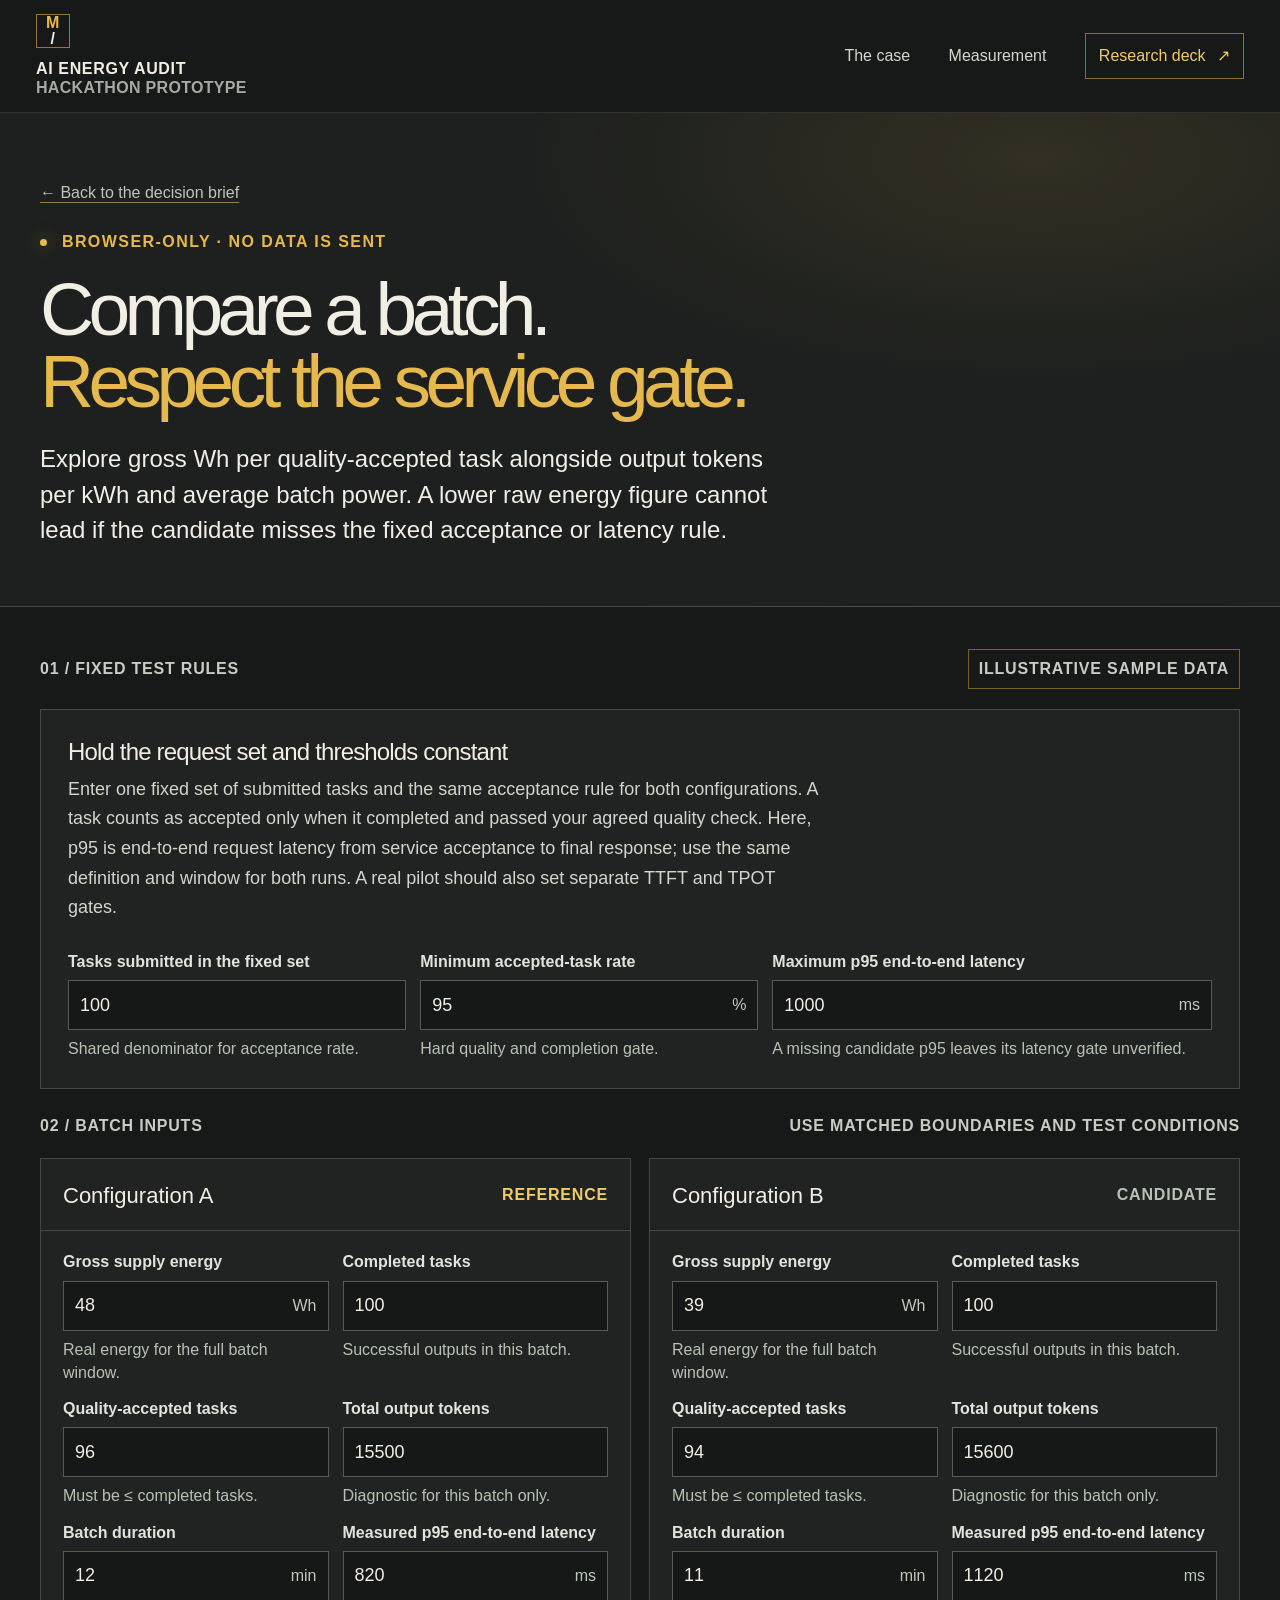
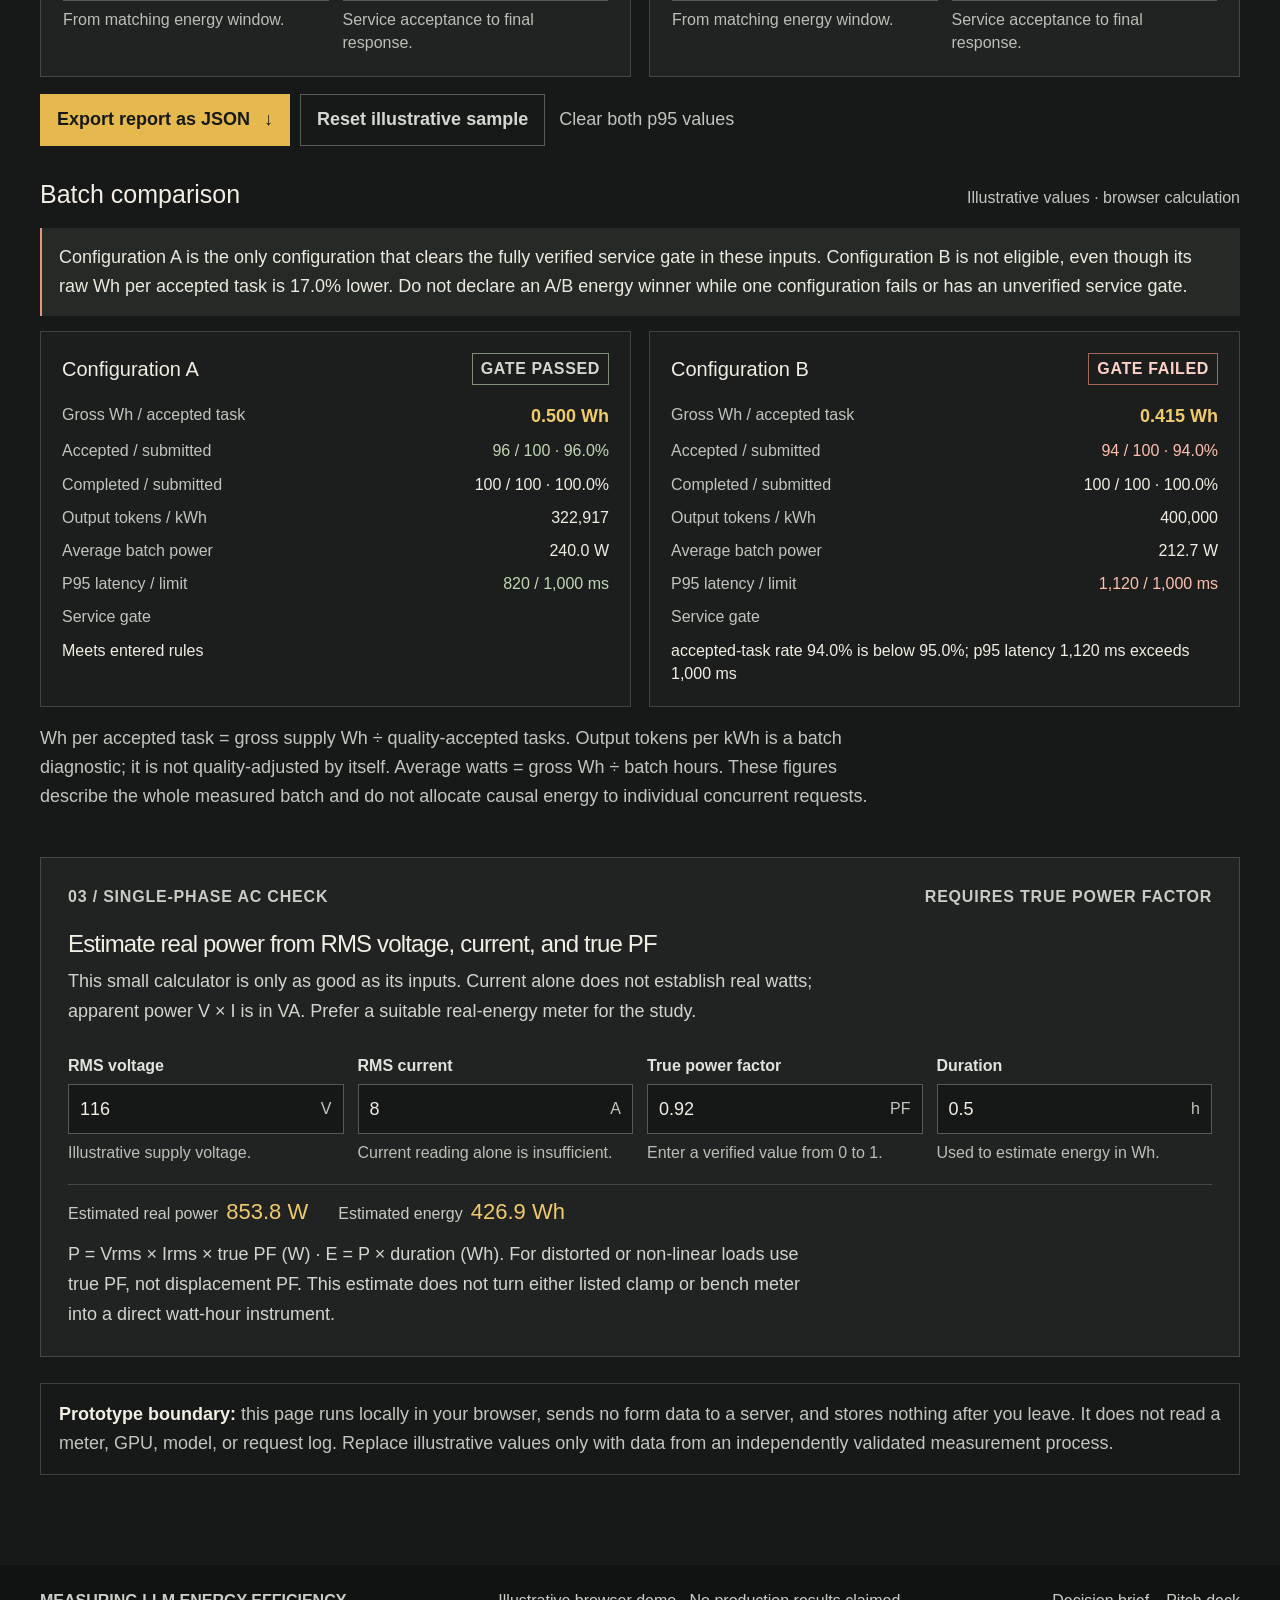
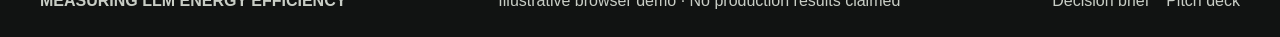
<file: src/demo/index.html>
<!doctype html>
<html lang="en">
<head>
  <meta charset="utf-8">
  <meta name="viewport" content="width=device-width, initial-scale=1">
  <meta name="theme-color" content="#171918">
  <meta name="description" content="A browser-only illustrative calculator for service-gated, batch-level LLM energy comparison.">
  <title>Batch Energy Demo · AI Energy Audit</title>
  <link rel="stylesheet" href="../styles.css">
  <script src="demo.js" defer></script>
</head>
<body class="subpage">
  <a class="skip-link" href="#main">Skip to content</a>
  <header class="site-header">
    <a class="wordmark" href="../" aria-label="AI Energy Audit home"><span class="wordmark-mark" aria-hidden="true">M<span>/</span></span><span>AI ENERGY AUDIT <small>HACKATHON PROTOTYPE</small></span></a>
    <nav class="main-nav" aria-label="Main navigation">
      <a href="../#case">The case</a>
      <a href="../#method">Measurement</a>
      <a class="nav-cta" href="../pitch/">Research deck <span aria-hidden="true">↗</span></a>
    </nav>
  </header>
  <main id="main">
    <section class="subpage-hero">
      <div class="wrap">
        <a class="crumb" href="../">← Back to the decision brief</a>
        <p class="eyebrow"><span class="status-dot"></span> Browser-only · No data is sent</p>
        <h1>Compare a batch.<br><em>Respect the service gate.</em></h1>
        <p class="hero-deck">Explore gross Wh per quality-accepted task alongside output tokens per kWh and average batch power. A lower raw energy figure cannot lead if the candidate misses the fixed acceptance or latency rule.</p>
      </div>
    </section>
    <section class="demo-main">
      <div class="wrap">
        <div class="demo-label"><span>01 / FIXED TEST RULES</span><span class="sample-pill">Illustrative sample data</span></div>
        <section class="demo-panel" aria-labelledby="rules-title">
          <h2 id="rules-title">Hold the request set and thresholds constant</h2>
          <p>Enter one fixed set of submitted tasks and the same acceptance rule for both configurations. A task counts as accepted only when it completed and passed your agreed quality check. Here, p95 is end-to-end request latency from service acceptance to final response; use the same definition and window for both runs. A real pilot should also set separate TTFT and TPOT gates.</p>
          <div class="common-gates">
            <div class="field"><label for="submitted">Tasks submitted in the fixed set</label><input id="submitted" name="submitted" type="number" min="1" step="1" value="100" inputmode="numeric"><small>Shared denominator for acceptance rate.</small></div>
            <div class="field"><label for="minAcceptance">Minimum accepted-task rate</label><div class="suffix-wrap"><input id="minAcceptance" name="minAcceptance" type="number" min="0" max="100" step="0.1" value="95" inputmode="decimal"><span class="suffix">%</span></div><small>Hard quality and completion gate.</small></div>
            <div class="field"><label for="maxP95">Maximum p95 end-to-end latency</label><div class="suffix-wrap"><input id="maxP95" name="maxP95" type="number" min="1" step="1" value="1000" inputmode="numeric"><span class="suffix">ms</span></div><small>A missing candidate p95 leaves its latency gate unverified.</small></div>
          </div>
        </section>

        <div class="demo-label"><span>02 / BATCH INPUTS</span><span>Use matched boundaries and test conditions</span></div>
        <div class="scenario-grid">
          <section class="scenario-card" aria-labelledby="baseline-title">
            <header class="scenario-head"><h2 id="baseline-title">Configuration A</h2><span>Reference</span></header>
            <div class="scenario-fields">
              <div class="field"><label for="aEnergy">Gross supply energy</label><div class="suffix-wrap"><input id="aEnergy" type="number" min="0.001" step="any" value="48" inputmode="decimal"><span class="suffix">Wh</span></div><small>Real energy for the full batch window.</small></div>
              <div class="field"><label for="aCompleted">Completed tasks</label><input id="aCompleted" type="number" min="0" step="1" value="100" inputmode="numeric"><small>Successful outputs in this batch.</small></div>
              <div class="field"><label for="aAccepted">Quality-accepted tasks</label><input id="aAccepted" type="number" min="0" step="1" value="96" inputmode="numeric"><small>Must be ≤ completed tasks.</small></div>
              <div class="field"><label for="aTokens">Total output tokens</label><input id="aTokens" type="number" min="0" step="1" value="15500" inputmode="numeric"><small>Diagnostic for this batch only.</small></div>
              <div class="field"><label for="aDuration">Batch duration</label><div class="suffix-wrap"><input id="aDuration" type="number" min="0.001" step="any" value="12" inputmode="decimal"><span class="suffix">min</span></div><small>From matching energy window.</small></div>
              <div class="field"><label for="aP95">Measured p95 end-to-end latency</label><div class="suffix-wrap"><input id="aP95" type="number" min="0.001" step="any" value="820" inputmode="decimal"><span class="suffix">ms</span></div><small>Service acceptance to final response.</small></div>
            </div>
          </section>
          <section class="scenario-card candidate" aria-labelledby="candidate-title">
            <header class="scenario-head"><h2 id="candidate-title">Configuration B</h2><span>Candidate</span></header>
            <div class="scenario-fields">
              <div class="field"><label for="bEnergy">Gross supply energy</label><div class="suffix-wrap"><input id="bEnergy" type="number" min="0.001" step="any" value="39" inputmode="decimal"><span class="suffix">Wh</span></div><small>Real energy for the full batch window.</small></div>
              <div class="field"><label for="bCompleted">Completed tasks</label><input id="bCompleted" type="number" min="0" step="1" value="100" inputmode="numeric"><small>Successful outputs in this batch.</small></div>
              <div class="field"><label for="bAccepted">Quality-accepted tasks</label><input id="bAccepted" type="number" min="0" step="1" value="94" inputmode="numeric"><small>Must be ≤ completed tasks.</small></div>
              <div class="field"><label for="bTokens">Total output tokens</label><input id="bTokens" type="number" min="0" step="1" value="15600" inputmode="numeric"><small>Diagnostic for this batch only.</small></div>
              <div class="field"><label for="bDuration">Batch duration</label><div class="suffix-wrap"><input id="bDuration" type="number" min="0.001" step="any" value="11" inputmode="decimal"><span class="suffix">min</span></div><small>From matching energy window.</small></div>
              <div class="field"><label for="bP95">Measured p95 end-to-end latency</label><div class="suffix-wrap"><input id="bP95" type="number" min="0.001" step="any" value="1120" inputmode="decimal"><span class="suffix">ms</span></div><small>Service acceptance to final response.</small></div>
            </div>
          </section>
        </div>
        <p id="formError" class="form-error" role="alert"></p>
        <div class="demo-actions">
          <button class="button button-amber" id="exportReport" type="button">Export report as JSON <span aria-hidden="true">↓</span></button>
          <button class="button button-muted" id="resetSample" type="button">Reset illustrative sample</button>
          <button class="button-plain" id="clearP95" type="button">Clear both p95 values</button>
        </div>

        <section class="results-section" aria-labelledby="results-title">
          <div class="results-heading"><h2 id="results-title">Batch comparison</h2><span id="resultContext">Illustrative values · browser calculation</span></div>
          <div class="result-summary" id="resultSummary" data-tone="blocked" aria-live="polite"></div>
          <div class="result-cards" id="resultCards"></div>
          <p class="demo-caveat">Wh per accepted task = gross supply Wh ÷ quality-accepted tasks. Output tokens per kWh is a batch diagnostic; it is not quality-adjusted by itself. Average watts = gross Wh ÷ batch hours. These figures describe the whole measured batch and do not allocate causal energy to individual concurrent requests.</p>
        </section>

        <section class="demo-panel ac-panel" aria-labelledby="ac-title">
          <div class="demo-label"><span>03 / SINGLE-PHASE AC CHECK</span><span>Requires true power factor</span></div>
          <h2 id="ac-title">Estimate real power from RMS voltage, current, and true PF</h2>
          <p>This small calculator is only as good as its inputs. Current alone does not establish real watts; apparent power V × I is in VA. Prefer a suitable real-energy meter for the study.</p>
          <div class="common-gates">
            <div class="field"><label for="acVolts">RMS voltage</label><div class="suffix-wrap"><input id="acVolts" type="number" min="0.001" step="any" value="116" inputmode="decimal"><span class="suffix">V</span></div><small>Illustrative supply voltage.</small></div>
            <div class="field"><label for="acAmps">RMS current</label><div class="suffix-wrap"><input id="acAmps" type="number" min="0" step="any" value="8" inputmode="decimal"><span class="suffix">A</span></div><small>Current reading alone is insufficient.</small></div>
            <div class="field"><label for="acPf">True power factor</label><div class="suffix-wrap"><input id="acPf" type="number" min="0.01" max="1" step="any" value="0.92" inputmode="decimal"><span class="suffix">PF</span></div><small>Enter a verified value from 0 to 1.</small></div>
            <div class="field"><label for="acHours">Duration</label><div class="suffix-wrap"><input id="acHours" type="number" min="0" step="any" value="0.5" inputmode="decimal"><span class="suffix">h</span></div><small>Used to estimate energy in Wh.</small></div>
          </div>
          <div class="ac-result" aria-live="polite"><div><span>Estimated real power</span><strong id="acWatts">—</strong></div><div><span>Estimated energy</span><strong id="acEnergy">—</strong></div></div>
          <p class="ac-note">P = Vrms × Irms × true PF (W) · E = P × duration (Wh). For distorted or non-linear loads use true PF, not displacement PF. This estimate does not turn either listed clamp or bench meter into a direct watt-hour instrument.</p>
        </section>
        <div class="data-note"><strong>Prototype boundary:</strong> this page runs locally in your browser, sends no form data to a server, and stores nothing after you leave. It does not read a meter, GPU, model, or request log. Replace illustrative values only with data from an independently validated measurement process.</div>
      </div>
    </section>
  </main>
  <footer class="site-footer"><div class="wrap footer-content"><a class="footer-brand" href="../">MEASURING LLM ENERGY EFFICIENCY</a><span>Illustrative browser demo · No production results claimed</span><div><a href="../">Decision brief</a><a href="../pitch/">Pitch deck</a></div></div></footer>
</body>
</html>
</file>
<file: src/styles.css>
:root {
  color-scheme: dark;
  --ink: #171918;
  --ink-2: #202321;
  --cream: #f1eee4;
  --paper: #e7e3d8;
  --amber: #e6b94e;
  --amber-light: #f1ca6a;
  --muted: #a5aaa4;
  --line: rgba(241, 238, 228, .18);
  --dark-line: rgba(23, 25, 24, .18);
  --body: "Avenir Next", Avenir, "Segoe UI", sans-serif;
  --display: "Avenir Next", Avenir, "Segoe UI", sans-serif;
}
* { box-sizing: border-box; }
html { scroll-behavior: smooth; scroll-padding-top: 82px; }
body { margin: 0; background: var(--ink); color: var(--cream); font: 16px/1.62 var(--body); -webkit-font-smoothing: antialiased; }
a { color: inherit; }
button, input, select { font: inherit; }
button, a { -webkit-tap-highlight-color: transparent; }
::selection { color: var(--ink); background: var(--amber); }
.wrap { width: min(1200px, calc(100% - 72px)); margin-inline: auto; }
.skip-link { position: fixed; z-index: 100; top: 8px; left: 8px; padding: 10px 14px; transform: translateY(-150%); color: var(--ink); background: var(--amber); }
.skip-link:focus { transform: none; }
.site-header { height: 78px; padding: 0 max(36px, calc((100vw - 1320px) / 2)); position: relative; z-index: 5; display: flex; align-items: center; justify-content: space-between; border-bottom: 1px solid rgba(241, 238, 228, .12); background: var(--ink); }
.wordmark { display: inline-flex; gap: 12px; align-items: center; text-decoration: none; font-weight: 750; font-size: 11px; letter-spacing: .12em; line-height: 1.18; }
.wordmark small { display: block; margin-top: 5px; color: var(--muted); font-size: 8px; font-weight: 600; letter-spacing: .18em; }
.wordmark-mark { width: 34px; height: 34px; display: grid; place-items: center; border: 1px solid rgba(230, 185, 78, .6); color: var(--amber); font: 700 15px/1 var(--display); }
.wordmark-mark span { color: var(--cream); }
.main-nav { display: flex; align-items: center; gap: clamp(19px, 3vw, 43px); }
.main-nav a { color: #d4d6d0; text-decoration: none; font-size: 12px; transition: color .18s ease; }
.main-nav a:hover, .main-nav a:focus-visible { color: var(--amber-light); }
.main-nav .nav-cta { padding: 9px 13px; border: 1px solid rgba(230, 185, 78, .55); color: var(--amber-light); }
.main-nav .nav-cta span { padding-left: 7px; }
.hero { min-height: 690px; height: min(800px, calc(100svh - 78px)); position: relative; overflow: hidden; display: flex; align-items: center; background: #111412; }
.hero-image, .hero-shade { position: absolute; inset: 0; }
.hero-image { background: url("assets/llm-energy-hero.png") center 48% / cover no-repeat; opacity: .74; }
.hero-shade { background: linear-gradient(90deg, rgba(16, 19, 17, .98) 0%, rgba(16, 19, 17, .9) 36%, rgba(16, 19, 17, .48) 63%, rgba(16, 19, 17, .1) 100%), linear-gradient(0deg, rgba(16, 19, 17, .64), transparent 24%, transparent 80%, rgba(16, 19, 17, .34)); }
.hero-content { position: relative; z-index: 1; padding-block: 80px; }
.eyebrow { margin: 0 0 20px; color: var(--amber); font-size: 10px; font-weight: 700; letter-spacing: .19em; line-height: 1.4; text-transform: uppercase; }
.eyebrow-dark { color: #786126; }
.status-dot { width: 7px; height: 7px; display: inline-block; margin: 0 9px 1px 0; border-radius: 50%; background: var(--amber); box-shadow: 0 0 16px rgba(230, 185, 78, .55); }
h1, h2, h3, p { margin-top: 0; }
h1, h2, h3 { font-family: var(--display); font-weight: 500; }
h1 { max-width: 920px; margin-bottom: 24px; font-size: clamp(52px, 7.6vw, 104px); letter-spacing: -.075em; line-height: .96; }
h1 em, h2 em { color: var(--amber); font-style: normal; }
.hero-deck { max-width: 650px; margin-bottom: 10px; color: #f0eee7; font-size: clamp(18px, 2vw, 23px); line-height: 1.42; }
.hero-support { max-width: 590px; margin-bottom: 28px; color: #bdc1bb; font-size: 14px; }
.hero-actions { display: flex; flex-wrap: wrap; gap: 11px; margin-top: 28px; }
.button { min-height: 45px; display: inline-flex; align-items: center; justify-content: center; gap: 14px; padding: 10px 16px; border: 1px solid transparent; font-size: 11px; font-weight: 700; letter-spacing: .02em; text-decoration: none; transition: background .18s ease, color .18s ease, border-color .18s ease, transform .18s ease; }
.button:hover { transform: translateY(-2px); }
.button-amber { color: var(--ink); background: var(--amber); }
.button-amber:hover { background: var(--amber-light); }
.button-outline { color: var(--cream); border-color: rgba(241, 238, 228, .43); background: rgba(23, 25, 24, .3); }
.button-outline:hover { border-color: var(--cream); background: rgba(23, 25, 24, .72); }
.hero-note { display: flex; align-items: center; gap: 10px; margin: 34px 0 0; color: #b3b6ae; font-size: 10px; letter-spacing: .07em; }
.rule { width: 23px; height: 1px; background: var(--amber); }
.hero-index { position: absolute; right: max(36px, calc((100vw - 1320px) / 2)); bottom: 31px; color: #c5c9c0; font: 9px/1.4 var(--body); letter-spacing: .15em; }
.hero-index span { color: var(--amber); }
.signal-bar { min-height: 78px; display: grid; grid-template-columns: repeat(4, 1fr); padding: 0 max(36px, calc((100vw - 1200px) / 2)); border-bottom: 1px solid var(--line); background: #1b1e1c; }
.signal-bar > div { display: flex; align-items: center; gap: 13px; padding: 16px 15px; border-right: 1px solid var(--line); color: #dcddd6; font-size: 11px; }
.signal-bar > div:first-child { padding-left: 0; }
.signal-bar > div:last-child { border-right: 0; }
.signal-num { color: var(--amber); font: 12px/1 var(--display); }
.section { padding: 108px 0; }
.section-cream { color: var(--ink); background: var(--cream); }
.section-charcoal { background: #1d201e; }
.section-grid { color: var(--ink); background-color: var(--paper); background-image: linear-gradient(rgba(36, 40, 36, .035) 1px, transparent 1px), linear-gradient(90deg, rgba(36, 40, 36, .035) 1px, transparent 1px); background-size: 38px 38px; }
.section-topline { display: flex; align-items: center; justify-content: space-between; padding-bottom: 14px; border-bottom: 1px solid currentColor; border-color: var(--dark-line); color: #73776e; font-size: 9px; font-weight: 700; letter-spacing: .17em; }
.section-charcoal .section-topline { border-color: var(--line); color: #a8aca5; }
.case-grid { display: grid; grid-template-columns: 1.05fr .78fr; gap: 10vw; padding: 72px 0 60px; }
.case-grid h2, .section-heading-row h2, .pilot-intro h2, .economics-grid h2, .context-grid h2, .instrument-grid h2, .close-grid h2 { margin-bottom: 0; font-size: clamp(38px, 5.1vw, 68px); letter-spacing: -.065em; line-height: 1.04; }
.case-copy { padding-top: 2px; }
.large-copy { color: #363b35; font-size: 18px; line-height: 1.62; }
.case-copy > p:not(.large-copy) { color: #666b62; font-size: 14px; line-height: 1.75; }
.text-link { display: inline-block; margin-top: 17px; padding-bottom: 5px; border-bottom: 1px solid #a58942; color: #514522; font-size: 11px; font-weight: 700; text-decoration: none; }
.text-link:hover { color: #161918; border-color: #161918; }
.decision-strip { display: grid; grid-template-columns: .7fr repeat(3, 1fr); border-top: 1px solid var(--dark-line); border-bottom: 1px solid var(--dark-line); }
.decision-cell { min-height: 185px; padding: 22px 23px 22px 27px; border-left: 1px solid var(--dark-line); }
.decision-cell:first-child { padding-left: 0; border-left: 0; }
.decision-label { align-self: center; color: #71766b; font-size: 14px; font-weight: 650; line-height: 1.45; }
.cell-index { display: block; margin-bottom: 26px; color: #8f7738; font-size: 9px; font-weight: 700; letter-spacing: .16em; }
.decision-cell strong { display: block; margin-bottom: 8px; font-size: 15px; font-weight: 650; }
.decision-cell p { max-width: 235px; margin: 0; color: #6b7068; font-size: 12px; line-height: 1.65; }
.section-heading-row { display: grid; grid-template-columns: 1.05fr .72fr; align-items: end; gap: 9vw; padding: 66px 0 48px; }
.section-heading-row h2 { max-width: 650px; }
.section-intro { margin-bottom: 5px; color: #b6bab4; font-size: 15px; line-height: 1.75; }
.boundary-grid { display: grid; grid-template-columns: 1fr 1fr; gap: 17px; }
.boundary-card { min-height: 366px; padding: 30px 33px; border: 1px solid rgba(241, 238, 228, .15); background: linear-gradient(145deg, rgba(255,255,255,.035), rgba(255,255,255,0)); }
.boundary-system { border-top: 2px solid var(--amber); }
.boundary-gpu { border-top: 2px solid #858c84; }
.card-kicker { display: flex; gap: 10px; align-items: center; margin-bottom: 27px; color: #b9bcb4; font-size: 9px; font-weight: 700; letter-spacing: .13em; }
.icon-ring { width: 26px; height: 26px; display: grid; place-items: center; border: 1px solid rgba(230, 185, 78, .65); border-radius: 50%; color: var(--amber); font-size: 9px; }
.boundary-gpu .icon-ring { border-color: #858c84; color: #c8cec4; }
.boundary-card h3 { margin-bottom: 12px; font-size: 26px; letter-spacing: -.045em; }
.boundary-card > p { max-width: 485px; margin-bottom: 0; color: #b4b8b2; font-size: 13px; line-height: 1.7; }
.equation { display: flex; flex-wrap: wrap; align-items: baseline; gap: 13px; margin: 25px 0 10px; padding: 15px 0; border-top: 1px solid var(--line); border-bottom: 1px solid var(--line); }
.equation > span { color: var(--amber); font: 20px/1 var(--display); }
.equation b { font: 500 20px/1 var(--display); }
.equation small { color: #9da29b; font-size: 10px; }
.equation-gpu > span { color: #d0d5cc; }
.card-foot { min-height: 40px; color: #8e948d !important; font-size: 11px !important; }
.boundary-warning { display: flex; gap: 13px; align-items: baseline; margin: 19px 0 56px; color: #c8cbc4; font-size: 12px; }
.boundary-warning > span { color: var(--amber); }
.boundary-warning p { margin: 0; }
.boundary-warning strong { color: var(--cream); }
.metric-band { display: grid; grid-template-columns: 1fr 48px 1fr 48px 1.2fr; align-items: center; padding: 34px 25px; border: 1px solid rgba(241, 238, 228, .17); background: #171918; text-align: center; }
.metric-band > div:not(.metric-operator) { display: flex; flex-direction: column; gap: 8px; }
.metric-number { font: 500 clamp(23px, 3vw, 39px)/1.1 var(--display); letter-spacing: -.05em; }
.metric-amber { color: var(--amber); }
.metric-result { color: var(--cream); }
.metric-caption { color: #989e96; font-size: 9px; letter-spacing: .12em; text-transform: uppercase; }
.metric-operator { color: #727970; font: 22px/1 var(--display); }
.metric-caveat { max-width: 800px; margin: 17px auto 0; color: #a5aaa2; font-size: 11px; line-height: 1.7; text-align: center; }
.pilot-intro { display: grid; grid-template-columns: 1fr .8fr; gap: 8vw; align-items: end; padding: 65px 0 48px; }
.pilot-intro h2 { font-size: clamp(39px, 5vw, 64px); }
.pilot-intro .large-copy { margin-bottom: 4px; font-size: 15px; }
.pilot-steps { display: grid; grid-template-columns: repeat(4, 1fr); border-top: 1px solid var(--dark-line); border-bottom: 1px solid var(--dark-line); }
.pilot-steps article { min-height: 230px; padding: 21px 23px 24px; border-left: 1px solid var(--dark-line); }
.pilot-steps article:first-child { padding-left: 0; border-left: 0; }
.step-mark { width: 31px; height: 31px; display: grid; place-items: center; margin-bottom: 28px; border: 1px solid #9d803b; color: #80692e; font: 13px/1 var(--display); }
.pilot-steps h3 { margin-bottom: 9px; font-size: 18px; letter-spacing: -.03em; }
.pilot-steps p { max-width: 235px; margin-bottom: 0; color: #656b63; font-size: 12px; line-height: 1.7; }
.fit-note { display: grid; grid-template-columns: .26fr 1fr; gap: 30px; margin-top: 31px; padding: 20px 23px; border-left: 2px solid #88713a; background: rgba(255,255,255,.35); }
.fit-label { padding-top: 3px; color: #78662f; font-size: 9px; font-weight: 700; letter-spacing: .14em; }
.fit-note p { margin: 0; color: #555b53; font-size: 12px; line-height: 1.75; }
.section-economics { padding-block: 99px; }
.economics-grid { display: grid; grid-template-columns: .8fr 1fr; gap: 10vw; padding-top: 65px; }
.economics-grid .large-copy { margin-top: 23px; font-size: 15px; }
.economics-ledger { border-top: 1px solid var(--dark-line); }
.ledger-row { padding: 20px 20px 21px; border-bottom: 1px solid var(--dark-line); }
.ledger-row > span { display: block; margin-bottom: 11px; color: #7a652c; font-size: 9px; font-weight: 700; letter-spacing: .14em; }
.ledger-row strong { display: block; max-width: 490px; font-size: 16px; font-weight: 650; line-height: 1.45; }
.ledger-row p { max-width: 510px; margin: 9px 0 0; color: #696f65; font-size: 12px; line-height: 1.7; }
.ledger-highlight { background: rgba(230, 185, 78, .12); }
.context-section { padding: 86px 0; border-top: 1px solid var(--line); border-bottom: 1px solid var(--line); background: #242825; }
.context-grid { display: grid; grid-template-columns: .75fr 1fr; gap: 11vw; }
.context-grid h2 { max-width: 480px; font-size: clamp(34px, 4vw, 52px); }
.context-copy > p { margin-bottom: 19px; color: #c3c7bf; font-size: 13px; line-height: 1.8; }
.context-source { display: flex; flex-wrap: wrap; align-items: center; gap: 16px 25px; margin-top: 27px; padding-top: 16px; border-top: 1px solid var(--line); }
.context-source span { flex-basis: 100%; color: var(--amber); font-size: 8px; font-weight: 700; letter-spacing: .14em; }
.context-source a { color: #e0e1db; font-size: 11px; text-decoration-color: rgba(230, 185, 78, .6); text-underline-offset: 4px; }
.instrument-section { padding-block: 84px; }
.instrument-grid { display: grid; grid-template-columns: .75fr 1fr; gap: 11vw; align-items: start; }
.instrument-grid h2 { font-size: clamp(36px, 4.6vw, 57px); }
.instrument-grid .section-intro { margin-top: 21px; font-size: 13px; }
.instrument-details { border-top: 1px solid var(--line); }
.instrument-details summary { display: flex; align-items: center; justify-content: space-between; gap: 15px; padding: 18px 0; color: var(--cream); cursor: pointer; font-size: 13px; font-weight: 650; list-style: none; }
.instrument-details summary::-webkit-details-marker { display: none; }
.summary-icon { color: var(--amber); font-size: 22px; font-weight: 300; transition: transform .2s ease; }
.instrument-details[open] .summary-icon { transform: rotate(45deg); }
.details-body { border-top: 1px solid var(--line); }
.instrument-row { display: grid; grid-template-columns: 145px 1fr; gap: 7px 17px; padding: 18px 0; border-bottom: 1px solid var(--line); }
.instrument-row strong { color: var(--amber-light); font-size: 12px; }
.instrument-row p { grid-column: 2; margin: 0; color: #b4b9b1; font-size: 11px; line-height: 1.7; }
.instrument-row a { grid-column: 2; justify-self: start; color: #d8d9d2; font-size: 10px; text-decoration-color: #8a7138; text-underline-offset: 4px; }
.section-last { padding-block: 94px; color: var(--ink); background: var(--amber); }
.section-last .eyebrow { color: #655321; }
.close-grid { display: grid; grid-template-columns: .9fr .8fr; gap: 10vw; align-items: center; }
.close-grid h2 { font-size: clamp(40px, 5.3vw, 67px); }
.close-grid .large-copy { max-width: 530px; margin-bottom: 24px; font-size: 15px; }
.close-actions { display: flex; flex-wrap: wrap; gap: 20px; align-items: center; }
.button-dark { color: var(--cream); background: var(--ink); }
.button-dark:hover { background: #303531; }
.section-last .text-link { margin-top: 0; border-color: rgba(23,25,24,.48); color: var(--ink); }
.site-footer { padding: 24px 0; background: #111312; }
.footer-content { display: flex; justify-content: space-between; align-items: center; gap: 20px; color: #949a93; font-size: 9px; }
.footer-brand { color: #c7cac3; font-size: 9px; font-weight: 700; letter-spacing: .1em; text-decoration: none; }
.footer-content > div { display: flex; gap: 17px; }
.footer-content a:not(.footer-brand) { color: #c3c6bf; text-decoration: none; }
.footer-content a:hover { color: var(--amber-light); }

/* Browser demo and deck pages share the same visual system. */
.subpage { min-height: 100vh; }
.subpage-hero { padding: 65px 0 48px; border-bottom: 1px solid var(--line); background: radial-gradient(ellipse at 81% 9%, rgba(230,185,78,.1), transparent 35%), #1d201e; }
.subpage-hero h1 { max-width: 880px; font-size: clamp(43px, 6vw, 75px); }
.subpage-hero .hero-deck { max-width: 740px; font-size: 16px; }
.crumb { display: inline-block; margin-bottom: 25px; color: #c0c4bc; font-size: 10px; text-decoration-color: #978044; text-underline-offset: 4px; }
.demo-main { padding: 42px 0 90px; }
.demo-label { display: flex; align-items: center; justify-content: space-between; gap: 20px; margin-bottom: 20px; color: #a8ada5; font-size: 9px; font-weight: 700; letter-spacing: .13em; text-transform: uppercase; }
.sample-pill { padding: 7px 10px; border: 1px solid rgba(230,185,78,.45); color: var(--amber-light); letter-spacing: .08em; }
.demo-panel { margin-bottom: 25px; padding: 27px; border: 1px solid var(--line); background: #202321; }
.demo-panel h2 { margin: 0 0 8px; font-size: 22px; letter-spacing: -.035em; }
.demo-panel > p { max-width: 750px; margin-bottom: 22px; color: #abb0a9; font-size: 12px; line-height: 1.7; }
.common-gates { display: grid; grid-template-columns: minmax(150px, 1fr) minmax(180px, 1fr) minmax(220px, 1.3fr); gap: 14px; padding-top: 6px; }
.field { display: flex; flex-direction: column; gap: 7px; }
.field label { color: #d6d9d2; font-size: 10px; font-weight: 650; }
.field small { min-height: 30px; color: #858c84; font-size: 9px; line-height: 1.5; }
.field input, .field select { width: 100%; min-height: 41px; padding: 9px 11px; border: 1px solid #555c54; border-radius: 0; outline: none; color: var(--cream); background: #151817; font-size: 13px; font-variant-numeric: tabular-nums; }
.field input:focus, .field select:focus { border-color: var(--amber); box-shadow: 0 0 0 2px rgba(230,185,78,.16); }
.field input[aria-invalid="true"] { border-color: #ef8b77; }
.field .suffix-wrap { position: relative; }
.suffix-wrap input { padding-right: 48px; }
.suffix { position: absolute; top: 50%; right: 12px; transform: translateY(-50%); color: #8f958d; font-size: 10px; pointer-events: none; }
.scenario-grid { display: grid; grid-template-columns: 1fr 1fr; gap: 18px; }
.scenario-card { border: 1px solid var(--line); background: #202321; }
.scenario-head { display: flex; align-items: center; justify-content: space-between; padding: 19px 22px 17px; border-bottom: 1px solid var(--line); }
.scenario-head h2 { margin: 0; font-size: 18px; }
.scenario-head span { color: var(--amber); font-size: 9px; font-weight: 700; letter-spacing: .12em; text-transform: uppercase; }
.scenario-card.candidate .scenario-head span { color: #b9c2b3; }
.scenario-fields { display: grid; grid-template-columns: 1fr 1fr; gap: 14px; padding: 20px 22px 22px; }
.scenario-fields .field small { min-height: 0; }
.form-error { display: none; margin: 17px 0 0; padding: 11px 13px; border-left: 2px solid #ef8b77; color: #ffd1c7; background: rgba(239,139,119,.09); font-size: 11px; }
.form-error.visible { display: block; }
.demo-actions { display: flex; flex-wrap: wrap; gap: 10px; align-items: center; margin-top: 17px; }
.demo-actions .button { min-height: 40px; cursor: pointer; }
.button-muted { color: #d4d8d0; border-color: #575e56; background: transparent; }
.button-muted:hover { border-color: var(--cream); background: #292d2a; }
.button-plain { min-height: 40px; padding: 7px 4px; border: 0; color: #c0c5bd; background: none; cursor: pointer; font-size: 11px; }
.button-plain:hover { color: var(--amber-light); }
.results-section { padding-top: 28px; }
.results-heading { display: flex; justify-content: space-between; align-items: baseline; gap: 15px; margin-bottom: 14px; }
.results-heading h2 { margin: 0; font-size: 21px; }
.results-heading span { color: #9da39a; font-size: 10px; }
.result-summary { margin-bottom: 15px; padding: 15px 17px; border-left: 2px solid var(--amber); color: #ece9df; background: #262a27; font-size: 13px; line-height: 1.65; }
.result-summary[data-tone="blocked"] { border-color: #e99377; }
.result-summary[data-tone="eligible"] { border-color: #9eb88b; }
.result-cards { display: grid; grid-template-columns: 1fr 1fr; gap: 18px; }
.result-card { padding: 21px; border: 1px solid var(--line); background: #1b1e1c; }
.result-card h3 { display: flex; justify-content: space-between; align-items: center; margin: 0 0 18px; font-size: 14px; }
.gate-badge { padding: 5px 8px; color: #d2d8cd; border: 1px solid #7f9075; font-size: 8px; font-weight: 700; letter-spacing: .11em; text-transform: uppercase; }
.gate-badge.fail { color: #ffd1c7; border-color: #a26757; }
.gate-badge.unknown { color: #f2d990; border-color: #887542; }
.metric-list { display: grid; grid-template-columns: 1fr auto; gap: 10px 13px; margin: 0; font-size: 11px; }
.metric-list dt { color: #9da39a; }
.metric-list dd { margin: 0; color: var(--cream); font-variant-numeric: tabular-nums; text-align: right; }
.metric-list dd.primary-metric { color: var(--amber-light); font-size: 15px; font-weight: 650; }
.metric-list dd.bad { color: #ffc0b0; }
.metric-list dd.good { color: #c3d7b5; }
.demo-caveat { max-width: 850px; margin: 17px 0 0; color: #9ea49c; font-size: 10px; line-height: 1.7; }
.ac-panel { margin-top: 47px; }
.ac-panel .common-gates { grid-template-columns: repeat(4, 1fr); }
.ac-result { display: flex; flex-wrap: wrap; gap: 12px 30px; align-items: baseline; margin-top: 20px; padding-top: 16px; border-top: 1px solid var(--line); }
.ac-result > div { display: flex; gap: 8px; align-items: baseline; }
.ac-result span { color: #a9afa7; font-size: 10px; }
.ac-result strong { color: var(--amber-light); font: 500 19px/1 var(--display); }
.ac-note { margin: 13px 0 0 !important; font-size: 10px !important; }
.data-note { margin-top: 26px; padding: 16px 18px; border: 1px solid var(--line); color: #aeb3ab; font-size: 10px; line-height: 1.7; }
.data-note strong { color: var(--cream); }

.pitch-main { padding: 30px 0 68px; }
.pitch-top { display: flex; justify-content: space-between; align-items: center; gap: 20px; margin-bottom: 17px; }
.pitch-top .demo-label { margin: 0; }
.pitch-actions { display: flex; gap: 9px; }
.pitch-actions .button { min-height: 38px; padding: 7px 11px; }
.slide-stage { position: relative; overflow: hidden; display: grid; place-items: center; min-height: 300px; padding: 20px; border: 1px solid var(--line); background: #111312; }
.slide-stage:fullscreen { min-height: 100vh; padding: 24px; border: 0; }
.slide-stage:fullscreen .slide-image { width: 100%; max-height: calc(100vh - 48px); }
.slide-image { display: block; width: min(100%, 1120px); max-height: min(68vh, 690px); object-fit: contain; box-shadow: 0 13px 54px rgba(0,0,0,.38); }
.stage-control { position: absolute; z-index: 1; top: 50%; width: 44px; height: 50px; transform: translateY(-50%); border: 1px solid rgba(241,238,228,.3); color: var(--cream); background: rgba(18,20,19,.78); cursor: pointer; font-size: 22px; }
.stage-control:hover:not(:disabled) { color: var(--ink); border-color: var(--amber); background: var(--amber); }
.stage-control:disabled { opacity: .32; cursor: not-allowed; }
.stage-prev { left: 22px; }
.stage-next { right: 22px; }
.pitch-caption { display: flex; justify-content: space-between; gap: 15px; padding: 13px 2px 0; color: #a7aca4; font-size: 10px; }
.pitch-caption strong { color: var(--cream); font-weight: 600; }
.thumbnail-row { display: flex; gap: 9px; overflow-x: auto; padding: 17px 0 10px; scrollbar-color: #73796f #202321; scrollbar-width: thin; }
.thumb { flex: 0 0 clamp(116px, 14vw, 166px); padding: 4px; border: 1px solid transparent; background: #202321; cursor: pointer; text-align: left; }
.thumb img { display: block; width: 100%; aspect-ratio: 16 / 9; object-fit: cover; opacity: .68; transition: opacity .18s ease; }
.thumb span { display: block; padding: 6px 3px 2px; color: #9ea49b; font-size: 9px; }
.thumb:hover img, .thumb[aria-current="true"] img { opacity: 1; }
.thumb[aria-current="true"] { border-color: var(--amber); }
.thumb[aria-current="true"] span { color: var(--amber-light); }
.pitch-help { margin: 12px 0 0; color: #929991; font-size: 10px; }

:focus-visible { outline: 2px solid var(--amber-light); outline-offset: 3px; }
@media (max-width: 900px) {
  .case-grid, .section-heading-row, .pilot-intro, .economics-grid, .context-grid, .instrument-grid, .close-grid { grid-template-columns: 1fr 1fr; gap: 6vw; }
  .signal-bar { padding-inline: 24px; }
  .signal-bar > div { padding-inline: 10px; font-size: 10px; }
  .decision-strip { grid-template-columns: repeat(2, 1fr); }
  .decision-cell:nth-child(3) { border-left: 0; }
  .decision-cell:first-child { padding-left: 20px; }
  .decision-label { min-height: 140px; }
  .pilot-steps { grid-template-columns: repeat(2, 1fr); }
  .pilot-steps article:nth-child(3) { border-left: 0; }
  .pilot-steps article:nth-child(n+3) { border-top: 1px solid var(--dark-line); }
}
@media (max-width: 640px) {
  html { scroll-padding-top: 68px; }
  .wrap { width: min(100% - 38px, 520px); }
  .site-header { height: 68px; padding-inline: 19px; }
  .wordmark { gap: 8px; font-size: 9px; }
  .wordmark small { font-size: 7px; }
  .wordmark-mark { width: 30px; height: 30px; }
  .main-nav { gap: 13px; }
  .main-nav > a:not(.nav-cta) { display: none; }
  .main-nav .nav-cta { padding: 8px 10px; font-size: 10px; }
  .hero { min-height: 690px; height: auto; align-items: flex-start; }
  .hero-image { background-position: 60% center; opacity: .54; }
  .hero-shade { background: linear-gradient(90deg, rgba(16,19,17,.96), rgba(16,19,17,.61)), linear-gradient(0deg, rgba(16,19,17,.7), transparent 45%); }
  .hero-content { padding-block: 67px 88px; }
  .hero h1 { font-size: clamp(47px, 13vw, 67px); }
  .hero-deck { font-size: 17px; }
  .hero-support { font-size: 12px; }
  .hero-actions { align-items: stretch; flex-direction: column; max-width: 330px; }
  .button { justify-content: space-between; }
  .hero-note { align-items: flex-start; font-size: 9px; line-height: 1.5; }
  .hero-index { right: 19px; bottom: 20px; }
  .signal-bar { grid-template-columns: 1fr 1fr; padding-inline: 19px; }
  .signal-bar > div { min-height: 54px; padding: 10px 7px; border-bottom: 1px solid var(--line); font-size: 9px; }
  .signal-bar > div:nth-child(2) { border-right: 0; }
  .signal-bar > div:nth-child(3), .signal-bar > div:nth-child(4) { border-bottom: 0; }
  .signal-bar > div:first-child { padding-left: 7px; }
  .section { padding-block: 72px; }
  .section-topline { font-size: 8px; }
  .case-grid, .section-heading-row, .pilot-intro, .economics-grid, .context-grid, .instrument-grid, .close-grid { grid-template-columns: 1fr; gap: 27px; padding-top: 48px; }
  .case-grid { padding-bottom: 42px; }
  .case-grid h2, .section-heading-row h2, .pilot-intro h2, .economics-grid h2, .context-grid h2, .instrument-grid h2, .close-grid h2 { font-size: clamp(37px, 10vw, 50px); }
  .large-copy { font-size: 16px; }
  .case-copy > p:not(.large-copy) { font-size: 13px; }
  .decision-strip { grid-template-columns: 1fr 1fr; }
  .decision-cell { min-height: 170px; padding: 16px 13px; }
  .decision-cell:first-child { padding-left: 13px; }
  .decision-label { min-height: 90px; }
  .cell-index { margin-bottom: 18px; }
  .decision-cell strong { font-size: 13px; }
  .decision-cell p { font-size: 10px; }
  .section-heading-row { padding-bottom: 33px; }
  .section-intro { font-size: 13px; }
  .boundary-grid { grid-template-columns: 1fr; gap: 12px; }
  .boundary-card { min-height: unset; padding: 23px 20px; }
  .boundary-card h3 { font-size: 23px; }
  .boundary-card > p { font-size: 12px; }
  .equation { gap: 9px; }
  .equation b { font-size: 17px; }
  .equation small { flex-basis: 100%; }
  .boundary-warning { margin: 16px 0 38px; font-size: 11px; }
  .metric-band { grid-template-columns: 1fr 25px 1fr 25px 1.2fr; padding: 22px 8px; }
  .metric-number { font-size: clamp(18px, 5vw, 26px); }
  .metric-caption { font-size: 7px; letter-spacing: .07em; }
  .metric-caveat { font-size: 10px; }
  .pilot-intro { padding-bottom: 32px; }
  .pilot-intro .large-copy { font-size: 13px; }
  .pilot-steps { grid-template-columns: 1fr 1fr; }
  .pilot-steps article { min-height: 218px; padding: 17px 12px; }
  .pilot-steps article:first-child { padding-left: 0; }
  .pilot-steps article:nth-child(3) { padding-left: 0; }
  .pilot-steps h3 { font-size: 15px; }
  .pilot-steps p { font-size: 10px; }
  .step-mark { margin-bottom: 20px; }
  .fit-note { grid-template-columns: 1fr; gap: 10px; padding: 17px; }
  .fit-note p { font-size: 11px; }
  .economics-grid { gap: 24px; }
  .economics-grid .large-copy { font-size: 13px; }
  .ledger-row { padding-inline: 14px; }
  .ledger-row strong { font-size: 14px; }
  .context-section, .instrument-section { padding-block: 66px; }
  .context-grid, .instrument-grid { gap: 24px; }
  .context-copy > p { font-size: 12px; }
  .context-source { gap: 12px 17px; }
  .context-source a { font-size: 10px; }
  .instrument-grid .section-intro { font-size: 12px; }
  .instrument-row { grid-template-columns: 1fr; gap: 7px; }
  .instrument-row p, .instrument-row a { grid-column: 1; }
  .section-last { padding-block: 66px; }
  .close-grid { gap: 22px; }
  .close-grid .large-copy { font-size: 13px; }
  .close-actions { align-items: flex-start; flex-direction: column; }
  .footer-content { align-items: flex-start; flex-direction: column; gap: 11px; }
  .footer-content > div { flex-wrap: wrap; }
  .subpage-hero { padding: 46px 0 38px; }
  .subpage-hero h1 { font-size: clamp(42px, 11vw, 60px); }
  .subpage-hero .hero-deck { font-size: 14px; }
  .demo-main { padding-top: 25px; }
  .demo-label { align-items: flex-start; flex-direction: column; gap: 8px; }
  .demo-panel { padding: 20px 16px; }
  .common-gates, .ac-panel .common-gates { grid-template-columns: 1fr 1fr; }
  .common-gates .field:last-child { grid-column: 1 / -1; }
  .scenario-grid, .result-cards { grid-template-columns: 1fr; gap: 12px; }
  .scenario-fields { gap: 12px 9px; padding: 16px 14px; }
  .field label { font-size: 9px; }
  .field input { font-size: 12px; }
  .results-heading { align-items: flex-start; flex-direction: column; gap: 4px; }
  .ac-panel { margin-top: 31px; }
  .pitch-main { padding-top: 19px; }
  .pitch-top { align-items: flex-start; flex-direction: column; }
  .pitch-actions { width: 100%; }
  .pitch-actions .button { flex: 1; }
  .slide-stage { min-height: 225px; padding: 8px; }
  .slide-image { max-height: 54vh; }
  .stage-control { width: 34px; height: 40px; }
  .stage-prev { left: 8px; }
  .stage-next { right: 8px; }
  .pitch-caption { font-size: 9px; }
  .thumb { flex-basis: 122px; }
}
@media (prefers-reduced-motion: reduce) {
  *, *::before, *::after { scroll-behavior: auto !important; transition-duration: .01ms !important; animation-duration: .01ms !important; animation-iteration-count: 1 !important; }
}

/* Larger type and roomier layouts for the published pages. */
body { font-size: 18px; line-height: 1.62; -webkit-font-smoothing: auto; }
.wordmark { font-size: 16px !important; letter-spacing: .04em; }
.wordmark small { font-size: 16px !important; letter-spacing: .02em; }
.wordmark-mark { font-size: 16px !important; }
.main-nav a, .main-nav .nav-cta { font-size: 16px !important; }
.eyebrow { font-size: 16px !important; letter-spacing: .09em; }
.hero-deck, .subpage-hero .hero-deck { font-size: clamp(20px, 2vw, 24px) !important; line-height: 1.48; }
.hero-support { font-size: 18px !important; line-height: 1.6; }
.button, .button-plain { min-height: 50px; font-size: 18px !important; letter-spacing: 0; }
.hero-note, .hero-index { font-size: 16px !important; letter-spacing: .03em; }
.signal-bar > div { font-size: 16px !important; line-height: 1.4; }
.signal-num { font-size: 16px !important; }
.section-topline { font-size: 16px !important; letter-spacing: .08em; }
.large-copy { font-size: 20px !important; line-height: 1.65; }
.case-copy > p:not(.large-copy), .section-intro { font-size: 18px !important; line-height: 1.7; }
.text-link { font-size: 16px !important; }
.decision-strip { grid-template-columns: .72fr repeat(3, 1fr); }
.decision-cell { min-height: 0; padding-block: 26px; }
.decision-label { color: #51584f; font-size: 22px !important; line-height: 1.35; }
.cell-index { margin-bottom: 17px; color: #725a1f; font-size: 16px !important; letter-spacing: .08em; }
.decision-cell strong { margin-bottom: 10px; font-size: 22px !important; line-height: 1.3; }
.decision-cell p { max-width: 32ch; color: #4e554d; font-size: 20px !important; line-height: 1.55; }
.card-kicker { font-size: 16px !important; letter-spacing: .06em; }
.icon-ring { width: 32px; height: 32px; font-size: 16px !important; }
.boundary-card h3 { font-size: 28px; }
.boundary-card > p { color: #d0d4cc; font-size: 18px !important; line-height: 1.65; }
.equation > span, .equation b { font-size: 22px !important; }
.equation small { color: #c4c9c1; font-size: 16px !important; }
.card-foot { min-height: 0; color: #c3c8c0 !important; font-size: 18px !important; }
.boundary-warning { color: #d7dbd4; font-size: 18px !important; line-height: 1.6; }
.metric-caption { color: #c4c9c1; font-size: 16px !important; letter-spacing: .04em; }
.metric-caveat { color: #c5cac2; font-size: 18px !important; line-height: 1.65; }
.pilot-intro .large-copy, .economics-grid .large-copy, .close-grid .large-copy { font-size: 20px !important; }
.pilot-steps h3 { font-size: 22px !important; }
.pilot-steps p { max-width: 34ch; color: #4d554c; font-size: 18px !important; line-height: 1.62; }
.step-mark { width: 36px; height: 36px; font-size: 16px !important; }
.fit-label { color: #62501f; font-size: 16px !important; letter-spacing: .07em; }
.fit-note p { color: #414840; font-size: 18px !important; line-height: 1.65; }
.ledger-row > span { color: #634f1c; font-size: 16px !important; letter-spacing: .07em; }
.ledger-row strong { font-size: 20px !important; }
.ledger-row p { color: #4d554c; font-size: 18px !important; line-height: 1.65; }
.context-copy > p { color: #d6dad3; font-size: 18px !important; line-height: 1.7; }
.context-source span, .context-source a { font-size: 16px !important; letter-spacing: .05em; }
.instrument-grid .section-intro { font-size: 18px !important; }
.instrument-details summary { font-size: 18px !important; }
.summary-icon { font-size: 24px !important; }
.instrument-row strong, .instrument-row a { font-size: 16px !important; }
.instrument-row p { color: #d0d5cd; font-size: 18px !important; line-height: 1.65; }
.footer-content, .footer-brand, .footer-content a:not(.footer-brand) { color: #c9cec6; font-size: 16px !important; letter-spacing: 0; }
.footer-content { flex-wrap: wrap; line-height: 1.5; }
.crumb { font-size: 16px !important; }
.demo-label, .sample-pill { color: #c7ccc4; font-size: 16px !important; letter-spacing: .05em; line-height: 1.5; }
.demo-panel h2 { font-size: 24px; line-height: 1.25; }
.demo-panel > p { color: #d0d5cd; font-size: 18px !important; line-height: 1.65; }
.field label { color: #e1e4dd; font-size: 16px !important; line-height: 1.4; }
.field small { min-height: 0; color: #b9c1b7; font-size: 16px !important; line-height: 1.45; }
.field input, .field select { min-height: 50px; font-size: 18px !important; }
.suffix { color: #c0c7bd; font-size: 16px !important; }
.scenario-head { flex-wrap: wrap; gap: 10px; }
.scenario-head h2 { font-size: 22px; }
.scenario-head span { color: var(--amber-light); font-size: 16px !important; letter-spacing: .05em; }
.form-error { font-size: 16px !important; line-height: 1.5; }
.demo-actions .button { min-height: 50px; }
.results-heading h2 { font-size: 25px; }
.results-heading span { color: #c3c9c0; font-size: 16px !important; }
.result-summary { font-size: 18px !important; line-height: 1.6; }
.result-card h3 { gap: 12px; font-size: 20px !important; line-height: 1.3; }
.gate-badge { flex: 0 0 auto; font-size: 16px !important; letter-spacing: .04em; }
.metric-list { grid-template-columns: repeat(2, minmax(0, 1fr)); font-size: 16px !important; line-height: 1.45; }
.metric-list dt { color: #c0c6bd; }
.metric-list dd { overflow-wrap: anywhere; }
.metric-list dt:last-of-type, .metric-list dd:last-of-type { grid-column: 1 / -1; text-align: left; }
.metric-list dd.primary-metric { font-size: 18px !important; }
.demo-caveat, .ac-note, .data-note { color: #c0c6bd; font-size: 18px !important; line-height: 1.6; }
.ac-result span { color: #c6ccc3; font-size: 16px !important; }
.ac-result strong { font-size: 22px !important; }
.pitch-top { flex-wrap: wrap; }
.pitch-top .demo-label { flex-wrap: wrap; }
.pitch-actions .button { min-height: 50px; }
.stage-control { width: 52px; height: 58px; font-size: 28px !important; }
.pitch-caption, .thumb span, .pitch-help { color: #c0c6bd; font-size: 16px !important; line-height: 1.5; }
.thumb { flex-basis: clamp(140px, 16vw, 190px); }

@media (max-width: 900px) {
  .main-nav > a:not(.nav-cta) { display: none; }
  .decision-strip { grid-template-columns: repeat(2, minmax(0, 1fr)); }
  .decision-label { grid-column: 1 / -1; min-height: 0; padding: 22px 0; border-left: 0; }
  .decision-cell { min-height: 0; padding: 24px 20px; }
  .decision-cell:first-child { padding-left: 20px; }
  .decision-cell:nth-child(3) { border-left: 1px solid var(--dark-line); }
  .decision-cell:nth-child(4) { grid-column: 1 / -1; border-left: 0; }
  .decision-cell p { max-width: 42ch; }
  .pitch-top { align-items: flex-start; flex-direction: column; }
  .pitch-actions { width: 100%; }
  .pitch-actions .button { flex: 1 1 auto; }
}

@media (max-width: 640px) {
  .site-header { height: auto; min-height: 68px; padding-block: 10px; }
  .wordmark { gap: 8px; line-height: 1.25; }
  .wordmark small { margin-top: 2px; }
  .main-nav { gap: 8px; }
  .main-nav .nav-cta { padding: 8px 10px; }
  .hero { min-height: 690px; }
  .hero h1 { font-size: clamp(47px, 13vw, 67px); }
  .hero-deck { font-size: 20px !important; }
  .hero-actions { max-width: 360px; }
  .hero-note { max-width: 34ch; }
  .signal-bar > div { min-height: 0; padding: 13px 8px; font-size: 16px !important; }
  .section-topline { gap: 14px; font-size: 16px !important; }
  .case-grid, .section-heading-row, .pilot-intro, .economics-grid, .context-grid, .instrument-grid, .close-grid { grid-template-columns: minmax(0, 1fr); }
  .case-copy > p:not(.large-copy), .section-intro { font-size: 18px !important; }
  .decision-strip { grid-template-columns: minmax(0, 1fr); }
  .decision-label { grid-column: auto; padding: 20px 18px; border-top: 0; }
  .decision-cell, .decision-cell:first-child { grid-column: auto; min-height: 0; padding: 23px 18px; border-left: 0; border-top: 1px solid var(--dark-line); }
  .decision-cell:first-child { border-top: 0; }
  .decision-cell strong { font-size: 22px !important; }
  .decision-cell p { max-width: 42ch; font-size: 20px !important; }
  .boundary-card { min-height: 0; }
  .boundary-card > p { font-size: 18px !important; }
  .equation { align-items: center; }
  .equation small { flex-basis: 100%; }
  .boundary-warning { align-items: flex-start; font-size: 18px !important; }
  .metric-band { grid-template-columns: minmax(0, 1fr) 24px minmax(0, 1fr); row-gap: 20px; padding: 22px 10px; }
  .metric-number { font-size: clamp(20px, 5.2vw, 26px) !important; }
  .metric-caption { font-size: 16px !important; letter-spacing: 0; }
  .metric-band > .metric-operator:nth-child(4) { grid-column: 1 / -1; }
  .metric-band > div:last-child { grid-column: 1 / -1; }
  .metric-caveat { font-size: 18px !important; }
  .pilot-intro .large-copy, .economics-grid .large-copy, .close-grid .large-copy { font-size: 20px !important; }
  .pilot-steps { grid-template-columns: minmax(0, 1fr); }
  .pilot-steps article, .pilot-steps article:nth-child(3) { min-height: 0; padding: 20px 0; border-left: 0; border-top: 1px solid var(--dark-line); }
  .pilot-steps article:first-child { border-top: 0; }
  .pilot-steps h3 { font-size: 22px !important; }
  .pilot-steps p, .fit-note p, .ledger-row p, .context-copy > p, .instrument-row p { font-size: 18px !important; }
  .fit-note { grid-template-columns: minmax(0, 1fr); }
  .fit-label, .ledger-row > span, .context-source span { font-size: 16px !important; }
  .ledger-row strong { font-size: 20px !important; }
  .context-source a, .instrument-row a { font-size: 16px !important; overflow-wrap: anywhere; }
  .instrument-grid .section-intro { font-size: 18px !important; }
  .instrument-row { grid-template-columns: minmax(0, 1fr); }
  .instrument-row p, .instrument-row a { grid-column: 1; }
  .footer-content { align-items: flex-start; flex-direction: column; gap: 12px; }
  .footer-content > div { flex-wrap: wrap; }
  .subpage-hero .hero-deck { font-size: 20px !important; }
  .demo-main { padding-top: 25px; }
  .demo-label { align-items: flex-start; flex-direction: column; gap: 8px; }
  .demo-panel { padding: 20px 16px; }
  .common-gates, .ac-panel .common-gates { grid-template-columns: minmax(0, 1fr); }
  .common-gates .field:last-child { grid-column: auto; }
  .scenario-grid, .result-cards { grid-template-columns: minmax(0, 1fr); gap: 12px; }
  .scenario-fields { grid-template-columns: minmax(0, 1fr); gap: 14px; padding: 18px 14px; }
  .field label, .field small { font-size: 16px !important; }
  .field input, .field select { font-size: 18px !important; }
  .results-heading { align-items: flex-start; flex-direction: column; gap: 6px; }
  .metric-list { grid-template-columns: repeat(2, minmax(0, 1fr)); }
  .pitch-main { padding-top: 19px; }
  .pitch-top { align-items: flex-start; flex-direction: column; }
  .pitch-actions { width: 100%; flex-wrap: wrap; }
  .pitch-actions .button { flex: 1 1 145px; }
  .slide-stage { min-height: 225px; padding: 8px; }
  .slide-image { max-height: 54vh; }
  .stage-control { width: 48px; height: 54px; }
  .stage-prev { left: 8px; }
  .stage-next { right: 8px; }
  .pitch-caption { align-items: flex-start; flex-direction: column; gap: 7px; }
  .thumb { flex-basis: 150px; }
}


/* Hackathon opening: the team and the built prototype. */
.hackathon-hero{padding:52px 0 48px;background:#181b18}.hackathon-hero-grid{display:grid;grid-template-columns:1fr 1.12fr;gap:44px;align-items:center}.hackathon-hero h1{font-size:clamp(42px,5vw,70px);letter-spacing:-.055em;line-height:1.03;margin-bottom:22px}.hackathon-hero .hero-deck{font-size:20px!important;line-height:1.55;max-width:38ch}.hackathon-photo,.prototype-figure{margin:0;min-width:0}.hackathon-photo img{display:block;width:100%;height:auto;max-height:440px;object-fit:contain}.hackathon-photo figcaption{font-size:16px;color:#c7cdc3;margin-top:10px;line-height:1.5}.prototype-section h2,.code-section h2{font-size:clamp(32px,4vw,50px);letter-spacing:-.045em;max-width:23ch;line-height:1.1;margin:0 0 30px}.prototype-grid{display:grid;grid-template-columns:1fr 1.15fr;gap:40px;align-items:center}.prototype-grid p{font-size:18px;line-height:1.65;color:#41483f}.prototype-grid .large-copy{font-size:20px!important}.prototype-figure img{display:block;width:100%;height:auto}.prototype-figure figcaption,.prototype-status{font-size:16px;line-height:1.6;color:#4b5347}.prototype-status{margin-top:28px;padding-top:20px;border-top:1px solid #bec3b6}.code-section .section-intro{max-width:62ch}.technical-notes{background:#efede2;color:#262b23;border-top:1px solid #aab0a2}.technical-notes>summary{padding:30px 0;font-size:22px;font-weight:650;cursor:pointer;display:flex;justify-content:space-between;gap:20px;list-style:none}.technical-content{border-top:1px solid #aab0a2}.wordmark{flex-wrap:wrap;max-width:250px}.wordmark small{flex-basis:100%;margin-top:0}.site-header{height:auto;min-height:82px;padding-block:14px}.hero-actions{flex-wrap:wrap}.hero-actions .button{font-size:16px!important}.pitch-help{font-size:16px!important}
@media(max-width:900px){.hackathon-hero-grid{grid-template-columns:1fr 1fr;gap:24px}.hackathon-hero h1{font-size:44px}.hackathon-hero .hero-deck{font-size:18px!important}.prototype-grid{grid-template-columns:1fr;gap:22px}.prototype-figure{max-width:680px}.hackathon-photo figcaption{font-size:16px}}
@media(max-width:640px){.hackathon-hero{padding:28px 0 32px}.hackathon-hero-grid{grid-template-columns:1fr;gap:24px}.hackathon-hero h1{font-size:42px;margin-bottom:16px}.hackathon-hero .eyebrow{margin-bottom:12px}.hackathon-hero .hero-deck{font-size:18px!important}.hackathon-hero .hero-actions{gap:10px;margin-top:20px}.hackathon-photo{max-width:450px}.hackathon-photo img{max-height:320px}.prototype-section,.code-section{padding-block:48px}.technical-notes>summary{padding-block:24px;font-size:20px}.wordmark{max-width:210px;font-size:16px!important}.wordmark small{font-size:16px!important}.site-header{padding-inline:19px}.main-nav .nav-cta{max-width:130px}.prototype-section h2,.code-section h2{font-size:34px}}

/* The supplied trace is its own full-width section, separate from the illustrative calculator example. */
.measurement-section { padding-block: clamp(58px, 8vw, 96px); }
.measurement-section h2 { max-width: 30ch; margin: 0 0 24px; font-size: clamp(32px, 4.5vw, 52px); line-height: 1.12; letter-spacing: -.045em; }
.measurement-figure { margin: 0; }
.measurement-image-link { display: block; padding: 8px; border: 1px solid rgba(241, 238, 228, .2); background: #151817; }
.measurement-image-link img { display: block; width: 100%; height: auto; background: #f3f1e8; }
.measurement-figure figcaption { display: grid; grid-template-columns: minmax(0, 1fr) auto; gap: 16px 32px; align-items: start; max-width: 1000px; margin-top: 17px; color: #c7cdc3; font-size: 18px; line-height: 1.65; }
.trace-open-link { color: var(--amber-light); font-size: 16px; text-underline-offset: 4px; }
@media(max-width:900px) {
  .main-nav { gap: 16px; }
  .main-nav > a:not(.nav-cta) { display: none; }
}
@media(max-width:640px) {
  .measurement-section { padding-block: 48px; }
  .measurement-section h2 { font-size: 34px; }
  .measurement-image-link { padding: 4px; }
  .measurement-figure figcaption { grid-template-columns: minmax(0, 1fr); gap: 12px; font-size: 18px; }
}

/* Explain the isolated enterprise setting beside the hackathon workstation photo. */
.datacenter-section { padding-block: clamp(58px, 8vw, 96px); }
.datacenter-grid { display: grid; grid-template-columns: minmax(0, .92fr) minmax(0, 1.08fr); gap: clamp(28px, 6vw, 76px); align-items: center; }
.datacenter-copy h2 { max-width: 17ch; margin: 0 0 24px; color: var(--cream); font-size: clamp(32px, 4.2vw, 50px); line-height: 1.12; letter-spacing: -.045em; }
.datacenter-copy p { margin: 0 0 18px; color: #d0d3cc; font-size: 20px; line-height: 1.65; }
.datacenter-copy p:last-child { margin-bottom: 0; color: var(--amber-light); }
.datacenter-photo { min-width: 0; margin: 0; }
.datacenter-photo img { display: block; width: 100%; height: auto; border: 1px solid rgba(241, 238, 228, .2); background: #151817; }
.datacenter-photo figcaption { margin-top: 11px; color: #c7cdc3; font-size: 16px; line-height: 1.5; }
@media(max-width:900px) {
  .datacenter-grid { grid-template-columns: minmax(0, .95fr) minmax(0, 1.05fr); gap: 24px; }
}
@media(max-width:640px) {
  .datacenter-section { padding-block: 48px; }
  .datacenter-grid { grid-template-columns: minmax(0, 1fr); gap: 27px; }
  .datacenter-copy h2 { margin-bottom: 19px; font-size: 34px; }
  .datacenter-copy p { font-size: 20px; }
}

/* Decoder screenshots stay full-size in aspect ratio and stack for clear reading. */
.depth-comparison-section { padding-block: clamp(58px, 8vw, 96px); }
.depth-comparison-section h2 { max-width: 24ch; margin: 0 0 28px; font-size: clamp(32px, 4.2vw, 50px); line-height: 1.12; letter-spacing: -.045em; }
.depth-comparison-stack { display: grid; grid-template-columns: minmax(0, 1fr); gap: 42px; }
.depth-comparison-figure { width: min(100%, 900px); margin: 0; }
.depth-image-link { display: block; padding: 8px; border: 1px solid #c8c8bc; background: #fff; }
.depth-image-link img { display: block; width: 100%; height: auto; }
.depth-comparison-figure figcaption { display: flex; justify-content: space-between; align-items: flex-start; gap: 18px 30px; margin-top: 15px; color: #41483f; font-size: 18px; line-height: 1.65; }
.depth-comparison-figure figcaption a { flex: 0 0 auto; color: #735d1d; font-size: 18px; text-underline-offset: 4px; }
@media(max-width:640px) {
  .depth-comparison-section { padding-block: 48px; }
  .depth-comparison-section h2 { margin-bottom: 23px; font-size: 34px; }
  .depth-comparison-stack { gap: 34px; }
  .depth-image-link { padding: 4px; }
  .depth-comparison-figure figcaption { flex-direction: column; gap: 10px; font-size: 18px; }
  .depth-comparison-figure figcaption a { font-size: 18px; }
}
</file>
